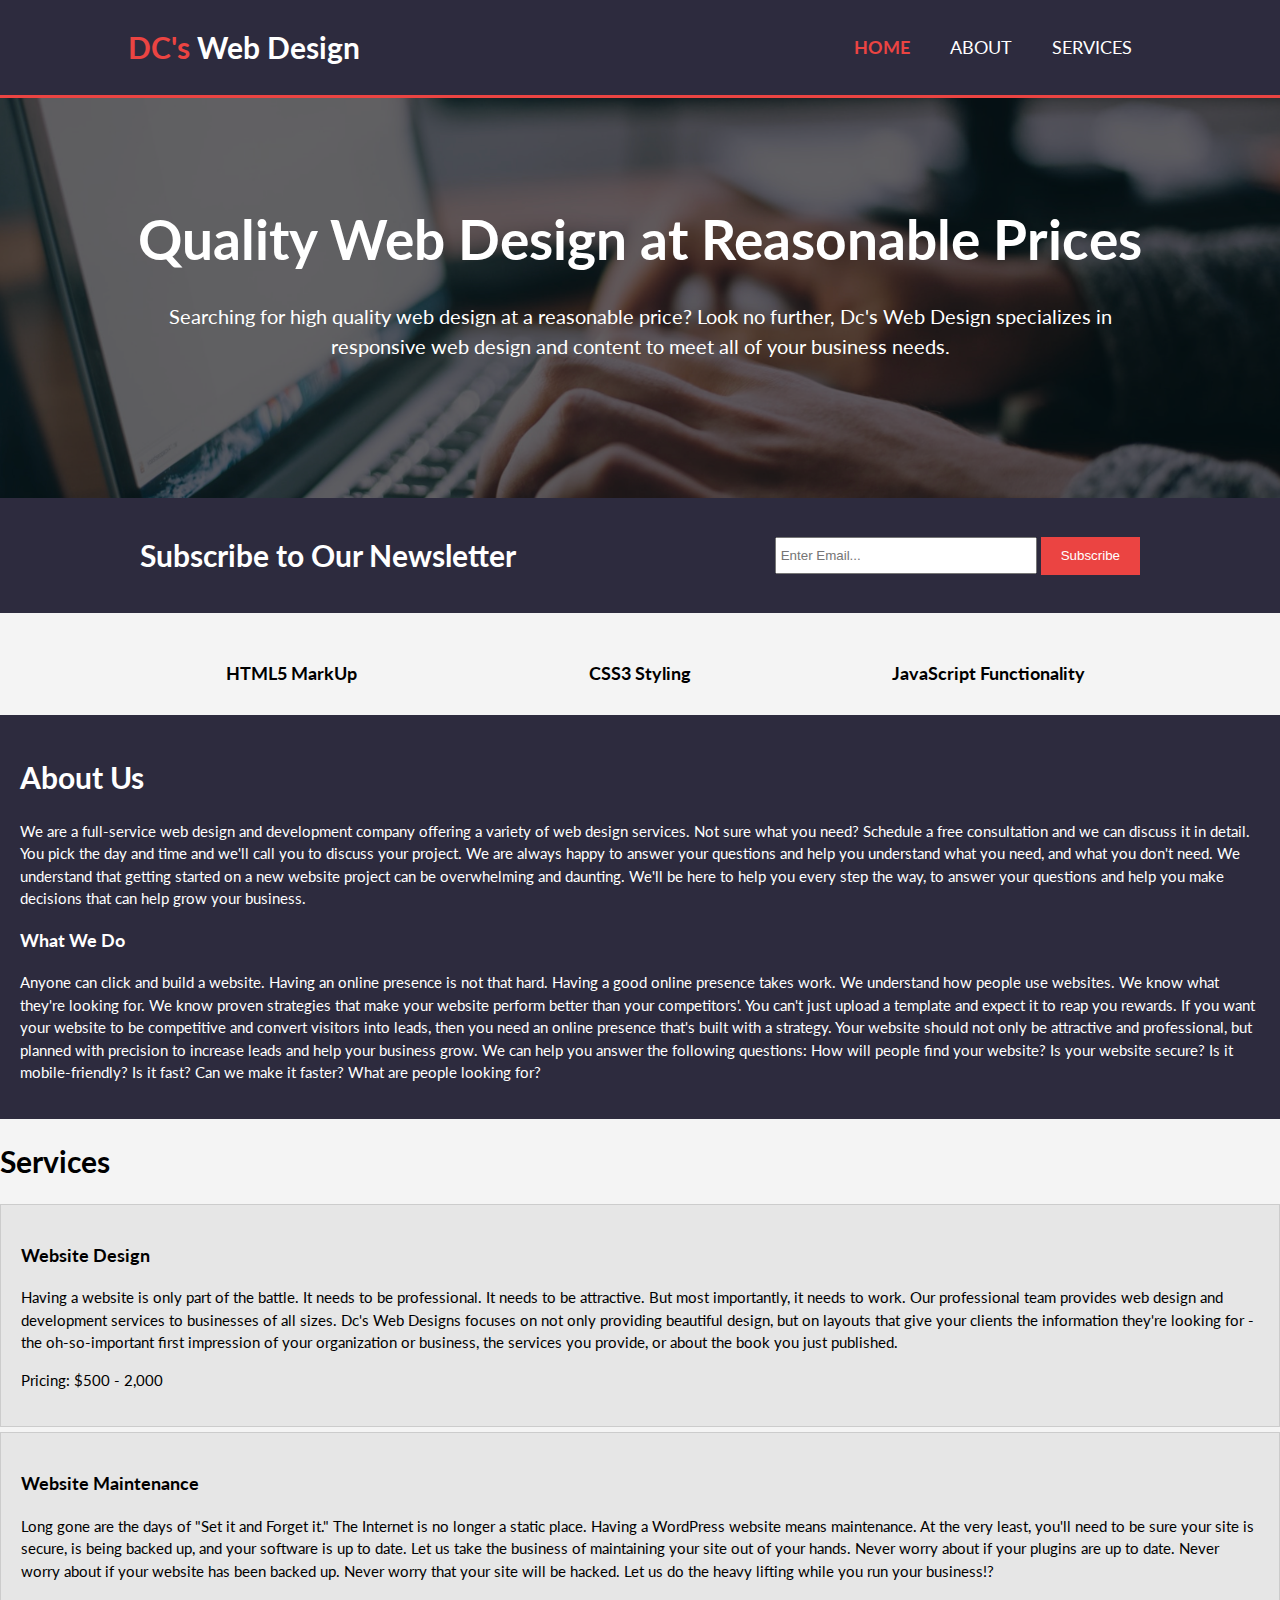
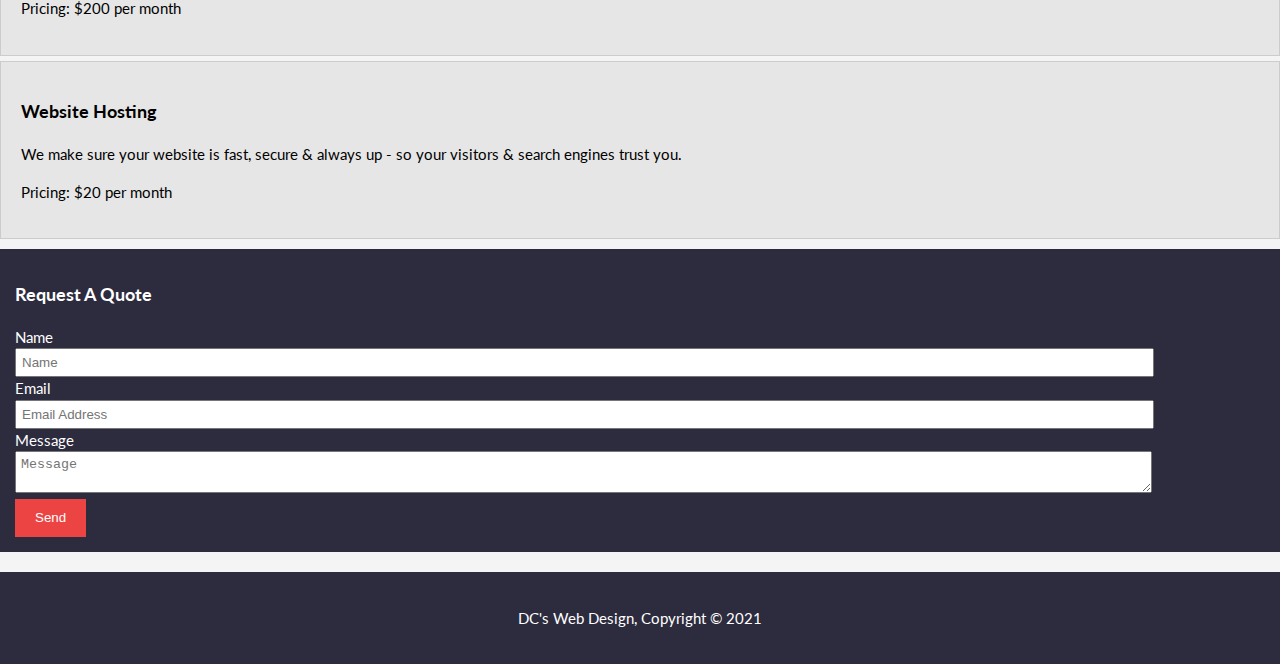
<file: Projects/FullWebpage2/index.html>
<!DOCTYPE html>
<html lang="en">
<head>
    <meta charset="UTF-8">
    <meta http-equiv="X-UA-Compatible" content="IE=edge">
    <meta name="viewport" content="width=device-width, initial-scale=1.0">
    <meta name="description" content="Quality Web Design at Reasonable Prices">
    <meta name="author" content="Deborah DC Bastien">
    <!-- Link to Font Awesome -->
    <link rel="stylesheet" href="https://use.fontawesome.com/releases/v5.15.4/css/all.css" integrity="sha384-DyZ88mC6Up2uqS4h/KRgHuoeGwBcD4Ng9SiP4dIRy0EXTlnuz47vAwmeGwVChigm" crossorigin="anonymous">
    <link rel="stylesheet" href="style.css">
    <title>DC's Web Design</title>
</head>
<body>
<header>
  <div class="container">
      <div id="branding">
          <h1><span class="highlight">DC's</span> Web Design</h1>
      </div>
      <nav>
          <ul>
              <li id="current">
                  <a href="#">Home</a>
                </li>
              <li >
                  <a href="#about">About</a>
                </li>
              <li >
                  <a href="#services">Services</a>
                </li>
          </ul>
      </nav>
  </div>
</header>


<!-- Showcase -->
<section id="showcase">
    <div class="container">
        <h1>Quality Web Design at Reasonable Prices</h1>
        <p>Searching for high quality web design at a reasonable price? Look no further, Dc's Web Design specializes in responsive web design and content to meet all of your business needs.</p>
    </div>
</section>

<!-- Newsletter -->
<section id="newsletter">
    <div class="container">
        <h1>Subscribe to Our Newsletter</h1>
        <form>
            <input type="email" placeholder="Enter Email..." title="Subscribe">
            <button class="btn-1">Subscribe</button>
        </form>
    </div>
</section>
<!-- Boxes -->
<section id="boxes">
    <div class="container">
        <div class="box">
            <i class="fab fa-html5"></i>
            <h3>HTML5 MarkUp</h3>
            <!-- <p>Lorem ipsum dolor sit amet consectetur adipisicing elit. Porro, harum!</p> -->
        </div>
        <div class="box">
            <i class="fab fa-css3-alt"></i>
            <h3>CSS3 Styling</h3>
            <!-- <p>Lorem ipsum dolor sit amet consectetur adipisicing elit. Porro, harum!</p> -->
        </div>
        <div class="box">
            <i class="fab fa-js"></i>
            <h3>JavaScript Functionality</h3>
            <!-- <p>Lorem ipsum dolor sit amet consectetur adipisicing elit. Porro, harum!</p> -->
        </div>
    </div>
</section>

<!-- About -->
<section id="about">
    <div id="container">
        <article class="main-col">
            <h1 class="page-title">About Us</h1>
            <p>We are a full-service web design and development company offering a variety of web design services. Not sure what you need? Schedule a free consultation and we can discuss it in detail. You pick the day and time and we'll call you to discuss your project. We are always happy to answer your questions and help you understand what you need, and what you don't need.

                We understand that getting started on a new website project can be overwhelming and daunting. We'll be here to help you every step the way, to answer your questions and help you make decisions that can help grow your business.</p>
            <!-- <p class="light">Lorem ipsum dolor sit amet consectetur, adipisicing elit. Saepe harum nisi iusto quasi et deserunt omnis sit non dignissimos accusantium. Quam nulla quidem quibusdam. Odio aut alias reiciendis, veniam quas architecto sed modi ipsam illo id, corrupti possimus cumque sint, provident obcaecati doloremque. Minima placeat libero est ratione excepturi sapiente!</p>
        </article> -->

        <aside class="sidebar">
          <div id="light">
              <h3>What We Do</h3>
              <p>Anyone can click and build a website. Having an online presence is not that hard. Having a good online presence takes work. We understand how people use websites. We know what they're looking for. We know proven strategies that make your website perform better than your competitors'. 

                You can't just upload a template and expect it to reap you rewards. If you want your website to be competitive and convert visitors into leads, then you need an online presence that's built with a strategy. Your website should not only be attractive and professional, but planned with precision to increase leads and help your business grow.
                
                We can help you answer the following questions:
                
                How will people find your website?
                Is your website secure?
                Is it mobile-friendly?
                Is it fast? Can we make it faster?
                What are people looking for?</p>
          </div>
        </aside>
    </div>
</section>

<!-- Services -->
<section id="services">
    <div id="container">
        <article class="main-col">
            <h1 class="page-title">Services</h1>
            <ul>
                <li>
                    <h3>Website Design</h3>
                    <p>Having a website is only part of the battle. It needs to be professional. It needs to be attractive. But most importantly, it needs to work. Our professional team provides web design and development services to businesses of all sizes.

                        Dc's Web Designs focuses on not only providing beautiful design, but on layouts that give your clients the information they're looking for - the oh-so-important first impression of your organization or business, the services you provide, or about the book you just published.</p>
                    <p>Pricing: $500 - 2,000</p>
                    </li>
                <li>
                    <h3>Website Maintenance</h3>
                    <p>Long gone are the days of "Set it and Forget it." The Internet is no longer a static place. Having a WordPress website means maintenance. At the very least, you'll need to be sure your site is secure, is being backed up, and your software is up to date.

                        Let us take the business of maintaining your site out of your hands. Never worry about if your plugins are up to date. Never worry about if your website has been backed up. Never worry that your site will be hacked.
                        
                        Let us do the heavy lifting while you run your business!?</p>
                    <p>Pricing: $200 per month</p>
                    </li>
                <li>
                    <h3>Website Hosting</h3>
                    <p>We make sure your website is fast, secure & always up -
                        so your visitors & search engines trust you. </p>
                    <p>Pricing: $20 per month</p>
                    </li>
               
                </ul>
        </article>
        <aside class="sidebar">
            <div class="dark">
                <h3>Request A Quote</h3>
                <form class="quote">
                    <div>
                        <label for="Name">Name</label>
                        <br>
                        <input type="text" placeholder="Name" id=name>
                    </div>
                    <div>
                        <label for="Email">Email</label>
                        <br>
                        <input type="email" placeholder="Email Address" id=email>
                    </div>
                    <div>
                        <label for="message">Message</label>
                        <br>
                        <textarea id="message" placeholder="Message"></textarea>
                    </div>
                    <button class="btn-1">Send</button>
                </form>
            </div>
        </aside>
    </div>
</section>
<footer>
    <p>DC's Web Design, Copyright © 2021</p>
</footer>
</body>
</html>
</file>
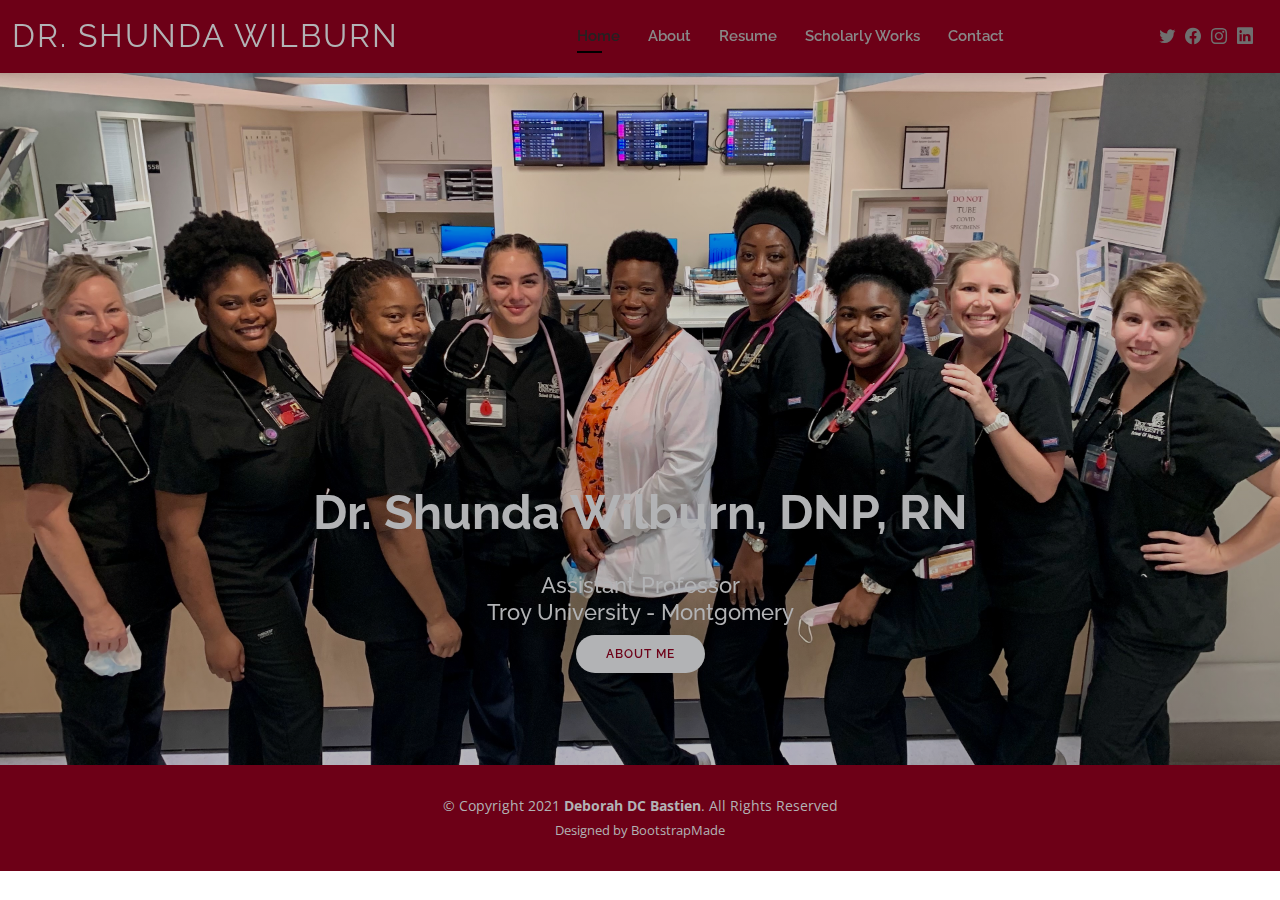
<file: Projects/WilburnSite/index.html>
<!DOCTYPE html>
<html lang="en">

<head>
  <meta charset="utf-8">
  <meta content="width=device-width, initial-scale=1.0" name="viewport">

  <title>Shunda Wilburn</title>
  <meta content="" name="description">
  <meta content="" name="keywords">

  <!-- Favicons -->
  <link href="assets/img/favicon.png" rel="icon">
  <link href="assets/img/apple-touch-icon.png" rel="apple-touch-icon">

  <!-- Google Fonts -->
  <link href="https://fonts.googleapis.com/css?family=Open+Sans:300,300i,400,400i,600,600i,700,700i|Raleway:300,300i,400,400i,500,500i,600,600i,700,700i|Poppins:300,300i,400,400i,500,500i,600,600i,700,700i" rel="stylesheet">

  <!-- Vendor CSS Files -->
  <link href="assets/vendor/aos/aos.css" rel="stylesheet">
  <link href="assets/vendor/bootstrap/css/bootstrap.min.css" rel="stylesheet">
  <link href="assets/vendor/bootstrap-icons/bootstrap-icons.css" rel="stylesheet">
  <link href="assets/vendor/boxicons/css/boxicons.min.css" rel="stylesheet">
  <link href="assets/vendor/glightbox/css/glightbox.min.css" rel="stylesheet">
  <link href="assets/vendor/swiper/swiper-bundle.min.css" rel="stylesheet">

  <!-- Template Main CSS File -->
  <link href="assets/css/style.css" rel="stylesheet">

  <!-- =======================================================
  * Template Name: Kelly - v4.6.0
  * Template URL: https://bootstrapmade.com/kelly-free-bootstrap-cv-resume-html-template/
  * Author: BootstrapMade.com
  * License: https://bootstrapmade.com/license/
  ======================================================== -->
</head>

<body>

  <!-- ======= Header ======= -->
  <header id="header" class="fixed-top">
    <div class="container-fluid d-flex justify-content-between align-items-center">

      <h1 class="logo me-auto me-lg-0"><a href="index.html">Dr. Shunda Wilburn</a></h1>
      <!-- Uncomment below if you prefer to use an image logo -->
      <!-- <a href="index.html" class="logo"><img src="assets/img/logo.png" alt="" class="img-fluid"></a>-->

      <nav id="navbar" class="navbar order-last order-lg-0">
        <ul>
          <li><a class="active" href="index.html">Home</a></li>
          <li><a href="about.html">About</a></li>
          <li><a href="resume.html">Resume</a></li>
          <!-- <li><a href="services.html">Services</a></li> -->
          <li><a href="portfolio.html">Scholarly Works</a></li> 
          <li><a href="contact.html">Contact</a></li>
        </ul>
        <i class="bi bi-list mobile-nav-toggle"></i>
      </nav><!-- .navbar -->

      <div class="header-social-links">
        <a href="#" class="twitter"><i class="bi bi-twitter"></i></a>
        <a href="#" class="facebook"><i class="bi bi-facebook"></i></a>
        <a href="#" class="instagram"><i class="bi bi-instagram"></i></a>
        <a href="#" class="linkedin"><i class="bi bi-linkedin"></i></i></a>
      </div>

    </div>

  </header><!-- End Header -->

  <!-- ======= Hero Section ======= -->
  <section id="hero" class="d-flex align-items-center">
    <div class="container d-flex flex-column align-items-center" data-aos="zoom-in" data-aos-delay="100">
      <!-- Set this to be aligned center in CSS -->
      <h1>Dr. Shunda Wilburn, DNP, RN</h1>
      <h2><Center>Assistant Professor <br> Troy University - Montgomery 
      </h2>
      <a href="about.html" class="btn-about">About Me</a>
    </div>
  </section><!-- End Hero -->

  <!-- ======= Footer ======= -->
  <footer id="footer">
    <div class="container">
      <div class="copyright">
        &copy; Copyright 2021 <strong><span>Deborah DC Bastien</span></strong>. All Rights Reserved
      </div>
      <div class="credits">
        <!-- All the links in the footer should remain intact. -->
        <!-- You can delete the links only if you purchased the pro version. -->
        <!-- Licensing information: https://bootstrapmade.com/license/ -->
        <!-- Purchase the pro version with working PHP/AJAX contact form: https://bootstrapmade.com/kelly-free-bootstrap-cv-resume-html-template/ -->
        Designed by <a href="https://bootstrapmade.com/">BootstrapMade</a>
      </div>
    </div>
  </footer><!-- End  Footer -->

  <div id="preloader"></div>
  <a href="#" class="back-to-top d-flex align-items-center justify-content-center"><i class="bi bi-arrow-up-short"></i></a>

  <!-- Vendor JS Files -->
  <script src="assets/vendor/aos/aos.js"></script>
  <script src="assets/vendor/bootstrap/js/bootstrap.bundle.min.js"></script>
  <script src="assets/vendor/glightbox/js/glightbox.min.js"></script>
  <script src="assets/vendor/isotope-layout/isotope.pkgd.min.js"></script>
  <script src="assets/vendor/php-email-form/validate.js"></script>
  <script src="assets/vendor/purecounter/purecounter.js"></script>
  <script src="assets/vendor/swiper/swiper-bundle.min.js"></script>
  <script src="assets/vendor/waypoints/noframework.waypoints.js"></script>

  <!-- Template Main JS File -->
  <script src="assets/js/main.js"></script>

</body>

</html>
</file>
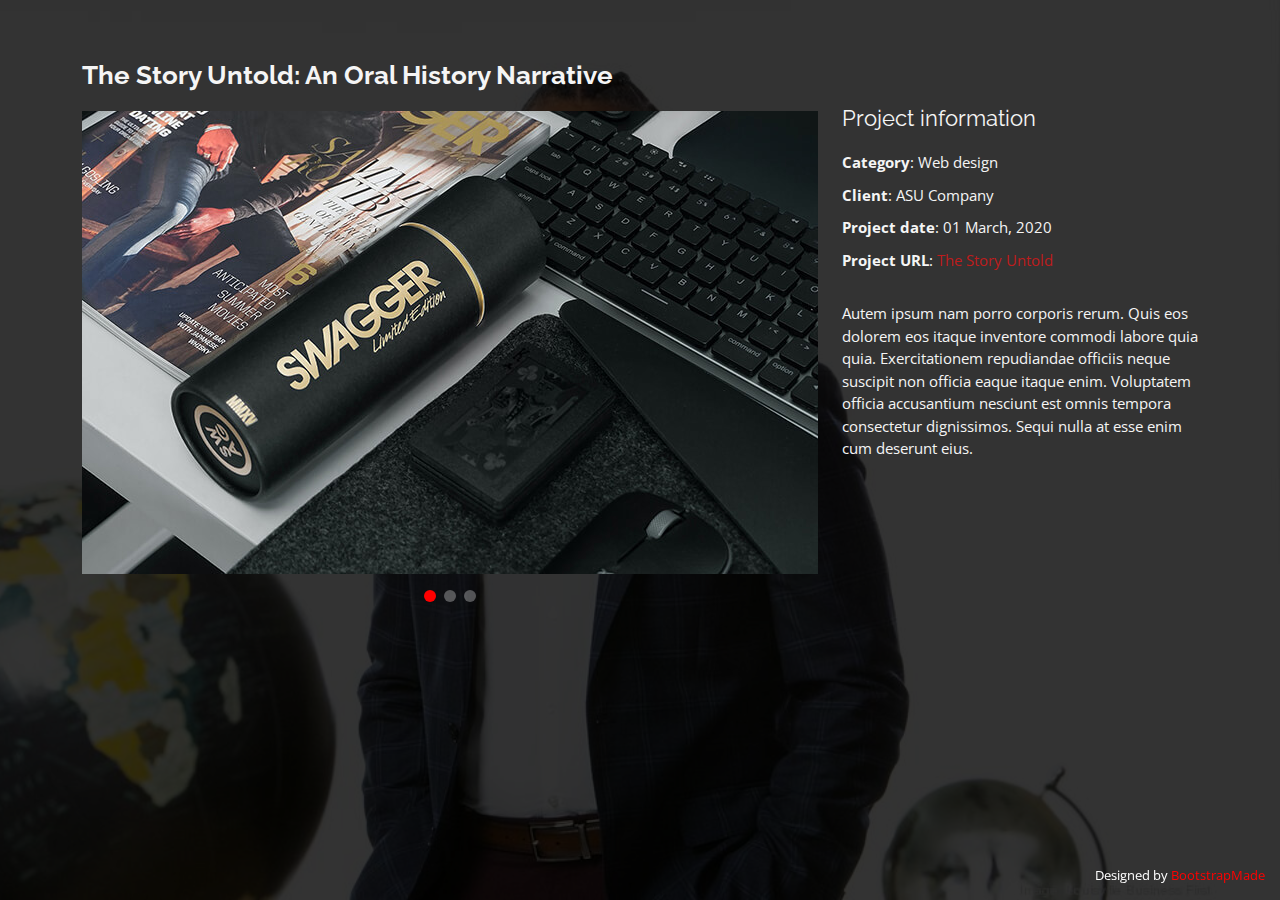
<file: Projects/Personal2/portfolio-details.html>
<!DOCTYPE html>
<html lang="en">

<head>
  <meta charset="utf-8">
  <meta content="width=device-width, initial-scale=1.0" name="viewport">

  <title>Portfolio Details - Personal Bootstrap Template</title>
  <meta content="" name="description">
  <meta content="" name="keywords">

  <!-- Favicons -->
  <link href="assets/img/favicon.png" rel="icon">
  <link href="assets/img/apple-touch-icon.png" rel="apple-touch-icon">

  <!-- Google Fonts -->
  <link href="https://fonts.googleapis.com/css?family=Open+Sans:300,300i,400,400i,600,600i,700,700i|Raleway:300,300i,400,400i,500,500i,600,600i,700,700i|Poppins:300,300i,400,400i,500,500i,600,600i,700,700i" rel="stylesheet">

  <!-- Vendor CSS Files -->
  <link href="assets/vendor/bootstrap/css/bootstrap.min.css" rel="stylesheet">
  <link href="assets/vendor/bootstrap-icons/bootstrap-icons.css" rel="stylesheet">
  <link href="assets/vendor/boxicons/css/boxicons.min.css" rel="stylesheet">
  <link href="assets/vendor/glightbox/css/glightbox.min.css" rel="stylesheet">
  <link href="assets/vendor/remixicon/remixicon.css" rel="stylesheet">
  <link href="assets/vendor/swiper/swiper-bundle.min.css" rel="stylesheet">

  <!-- Template Main CSS File -->
  <link href="assets/css/style.css" rel="stylesheet">

  <!-- =======================================================
  * Template Name: Personal - v4.6.0
  * Template URL: https://bootstrapmade.com/personal-free-resume-bootstrap-template/
  * Author: BootstrapMade.com
  * License: https://bootstrapmade.com/license/
  ======================================================== -->
</head>

<body>

  <main id="main">

    <!-- ======= Portfolio Details ======= -->
    <div id="portfolio-details" class="portfolio-details">
      <div class="container">

        <div class="row">

          <div class="col-lg-8">
            <h2 class="portfolio-title">The Story Untold: An Oral History Narrative</h2>

            <div class="portfolio-details-slider swiper">
              <div class="swiper-wrapper align-items-center">

                <div class="swiper-slide">
                  <img src="assets/img/portfolio/portfolio-details-1.jpg" alt="">
                </div>

                <div class="swiper-slide">
                  <img src="assets/img/portfolio/portfolio-details-2.jpg" alt="">
                </div>

                <div class="swiper-slide">
                  <img src="assets/img/portfolio/portfolio-details-3.jpg" alt="">
                </div>

              </div>
              <div class="swiper-pagination"></div>
            </div>

          </div>

          <div class="col-lg-4 portfolio-info">
            <h3>Project information</h3>
            <ul>
              <li><strong>Category</strong>: Web design</li>
              <li><strong>Client</strong>: ASU Company</li>
              <li><strong>Project date</strong>: 01 March, 2020</li>
              <li><strong>Project URL</strong>: <a href="https://vimeo.com/199201511">The Story Untold</a></li>
            </ul>

            <p>
              Autem ipsum nam porro corporis rerum. Quis eos dolorem eos itaque inventore commodi labore quia quia. Exercitationem repudiandae officiis neque suscipit non officia eaque itaque enim. Voluptatem officia accusantium nesciunt est omnis tempora consectetur dignissimos. Sequi nulla at esse enim cum deserunt eius.
            </p>
          </div>

        </div>

      </div>
    </div><!-- End Portfolio Details -->

  </main><!-- End #main -->

  <div class="credits">
    <!-- All the links in the footer should remain intact. -->
    <!-- You can delete the links only if you purchased the pro version. -->
    <!-- Licensing information: https://bootstrapmade.com/license/ -->
    <!-- Purchase the pro version with working PHP/AJAX contact form: https://bootstrapmade.com/personal-free-resume-bootstrap-template/ -->
    Designed by <a href="https://bootstrapmade.com/">BootstrapMade</a>
  </div>

  <!-- Vendor JS Files -->
  <script src="assets/vendor/bootstrap/js/bootstrap.bundle.min.js"></script>
  <script src="assets/vendor/glightbox/js/glightbox.min.js"></script>
  <script src="assets/vendor/isotope-layout/isotope.pkgd.min.js"></script>
  <script src="assets/vendor/php-email-form/validate.js"></script>
  <script src="assets/vendor/purecounter/purecounter.js"></script>
  <script src="assets/vendor/swiper/swiper-bundle.min.js"></script>
  <script src="assets/vendor/waypoints/noframework.waypoints.js"></script>

  <!-- Template Main JS File -->
  <script src="assets/js/main.js"></script>

</body>

</html>
</file>
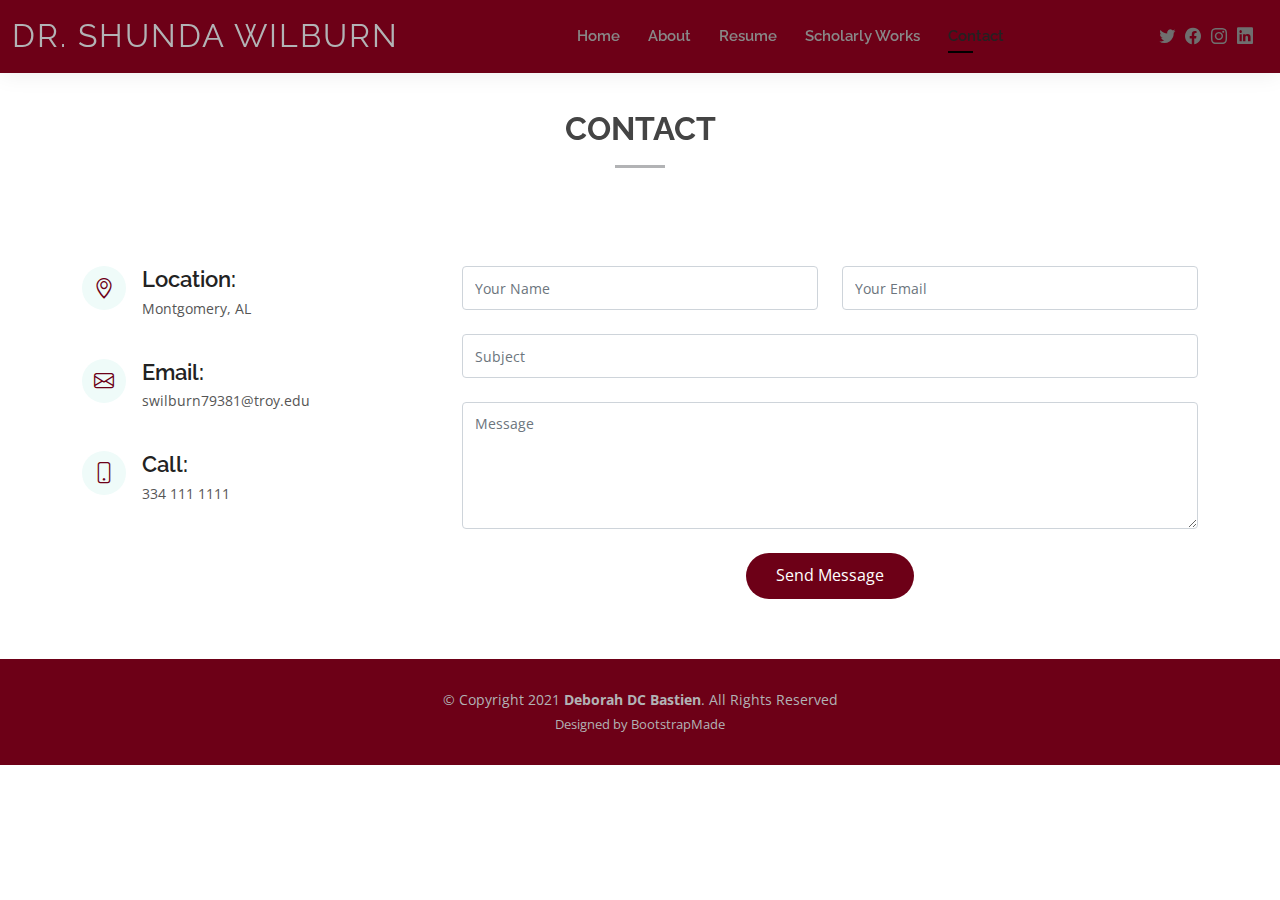
<file: Projects/WilburnSite/contact.html>
<!DOCTYPE html>
<html lang="en">

<head>
  <meta charset="utf-8">
  <meta content="width=device-width, initial-scale=1.0" name="viewport">

  <title>Contact - Dr. Wilburn</title>
  <meta content="" name="description">
  <meta content="" name="keywords">

  <!-- Favicons -->
  <link href="assets/img/favicon.png" rel="icon">
  <link href="assets/img/apple-touch-icon.png" rel="apple-touch-icon">

  <!-- Google Fonts -->
  <link href="https://fonts.googleapis.com/css?family=Open+Sans:300,300i,400,400i,600,600i,700,700i|Raleway:300,300i,400,400i,500,500i,600,600i,700,700i|Poppins:300,300i,400,400i,500,500i,600,600i,700,700i" rel="stylesheet">

  <!-- Vendor CSS Files -->
  <link href="assets/vendor/aos/aos.css" rel="stylesheet">
  <link href="assets/vendor/bootstrap/css/bootstrap.min.css" rel="stylesheet">
  <link href="assets/vendor/bootstrap-icons/bootstrap-icons.css" rel="stylesheet">
  <link href="assets/vendor/boxicons/css/boxicons.min.css" rel="stylesheet">
  <link href="assets/vendor/glightbox/css/glightbox.min.css" rel="stylesheet">
  <link href="assets/vendor/swiper/swiper-bundle.min.css" rel="stylesheet">

  <!-- Template Main CSS File -->
  <link href="assets/css/style.css" rel="stylesheet">

  <!-- =======================================================
  * Template Name: Kelly - v4.6.0
  * Template URL: https://bootstrapmade.com/kelly-free-bootstrap-cv-resume-html-template/
  * Author: BootstrapMade.com
  * License: https://bootstrapmade.com/license/
  ======================================================== -->
</head>

<body>

  <!-- ======= Header ======= -->
  <header id="header" class="fixed-top">
    <div class="container-fluid d-flex justify-content-between align-items-center">

      <h1 class="logo me-auto me-lg-0"><a href="index.html">Dr. Shunda Wilburn</a></h1>
      <!-- Uncomment below if you prefer to use an image logo -->
      <!-- <a href="index.html" class="logo"><img src="assets/img/logo.png" alt="" class="img-fluid"></a>-->

      <nav id="navbar" class="navbar order-last order-lg-0">
        <ul>
          <li><a href="index.html">Home</a></li>
          <li><a href="about.html">About</a></li>
          <li><a href="resume.html">Resume</a></li>
          <!-- <li><a href="services.html">Services</a></li> -->
          <li><a href="portfolio.html">Scholarly Works</a></li> 
          <li><a class="active" href="contact.html">Contact</a></li>
        </ul>
        <i class="bi bi-list mobile-nav-toggle"></i>
      </nav><!-- .navbar -->

      <div class="header-social-links">
        <a href="#" class="twitter"><i class="bi bi-twitter"></i></a>
        <a href="#" class="facebook"><i class="bi bi-facebook"></i></a>
        <a href="#" class="instagram"><i class="bi bi-instagram"></i></a>
        <a href="#" class="linkedin"><i class="bi bi-linkedin"></i></i></a>
      </div>

    </div>

  </header><!-- End Header -->

  <main id="main">

    <!-- ======= Contact Section ======= -->
    <section id="contact" class="contact">
      <div class="container" data-aos="fade-up">

        <div class="section-title">
          <h2>Contact</h2>
          <!-- <p>Magnam dolores commodi suscipit. Necessitatibus eius consequatur ex aliquid fuga eum quidem. Sit sint consectetur velit. Quisquam quos quisquam cupiditate. Et nemo qui impedit suscipit alias ea. Quia fugiat sit in iste officiis commodi quidem hic quas.</p> -->
        </div>

        <!-- <div>
          <iframe style="border:0; width: 100%; height: 270px;" src="https://www.google.com/maps/embed?pb=!1m14!1m8!1m3!1d12097.433213460943!2d-74.0062269!3d40.7101282!3m2!1i1024!2i768!4f13.1!3m3!1m2!1s0x0%3A0xb89d1fe6bc499443!2sDowntown+Conference+Center!5e0!3m2!1smk!2sbg!4v1539943755621" frameborder="0" allowfullscreen></iframe>
        </div> -->

        <div class="row mt-5">

          <div class="col-lg-4">
            <div class="info">
              <div class="address">
                <i class="bi bi-geo-alt"></i>
                <h4>Location:</h4>
                <p>Montgomery, AL</p>
              </div>

              <div class="email">
                <i class="bi bi-envelope"></i>
                <h4>Email:</h4>
                <p>swilburn79381@troy.edu</p>
              </div>

              <div class="phone">
                <i class="bi bi-phone"></i>
                <h4>Call:</h4>
                <p>334 111 1111</p>
              </div>

            </div>

          </div>

          <div class="col-lg-8 mt-5 mt-lg-0">

            <form action="forms/contact.php" method="post" role="form" class="php-email-form">
              <div class="row">
                <div class="col-md-6 form-group">
                  <input type="text" name="name" class="form-control" id="name" placeholder="Your Name" required>
                </div>
                <div class="col-md-6 form-group mt-3 mt-md-0">
                  <input type="email" class="form-control" name="email" id="email" placeholder="Your Email" required>
                </div>
              </div>
              <div class="form-group mt-3">
                <input type="text" class="form-control" name="subject" id="subject" placeholder="Subject" required>
              </div>
              <div class="form-group mt-3">
                <textarea class="form-control" name="message" rows="5" placeholder="Message" required></textarea>
              </div>
              <div class="my-3">
                <div class="loading">Loading</div>
                <div class="error-message"></div>
                <div class="sent-message">Your message has been sent. Thank you!</div>
              </div>
              <div class="text-center"><button type="submit">Send Message</button></div>
            </form>

          </div>

        </div>

      </div>
    </section><!-- End Contact Section -->

  </main><!-- End #main -->

  <!-- ======= Footer ======= -->
  <footer id="footer">
    <div class="container">
      <div class="copyright">
        &copy; Copyright 2021 <strong><span>Deborah DC Bastien</span></strong>. All Rights Reserved
      </div>
      <div class="credits">
        <!-- All the links in the footer should remain intact. -->
        <!-- You can delete the links only if you purchased the pro version. -->
        <!-- Licensing information: https://bootstrapmade.com/license/ -->
        <!-- Purchase the pro version with working PHP/AJAX contact form: https://bootstrapmade.com/kelly-free-bootstrap-cv-resume-html-template/ -->
        Designed by <a href="https://bootstrapmade.com/">BootstrapMade</a>
      </div>
    </div>
  </footer><!-- End  Footer -->

  <div id="preloader"></div>
  <a href="#" class="back-to-top d-flex align-items-center justify-content-center"><i class="bi bi-arrow-up-short"></i></a>

  <!-- Vendor JS Files -->
  <script src="assets/vendor/aos/aos.js"></script>
  <script src="assets/vendor/bootstrap/js/bootstrap.bundle.min.js"></script>
  <script src="assets/vendor/glightbox/js/glightbox.min.js"></script>
  <script src="assets/vendor/isotope-layout/isotope.pkgd.min.js"></script>
  <script src="assets/vendor/php-email-form/validate.js"></script>
  <script src="assets/vendor/purecounter/purecounter.js"></script>
  <script src="assets/vendor/swiper/swiper-bundle.min.js"></script>
  <script src="assets/vendor/waypoints/noframework.waypoints.js"></script>

  <!-- Template Main JS File -->
  <script src="assets/js/main.js"></script>

</body>

</html>
</file>
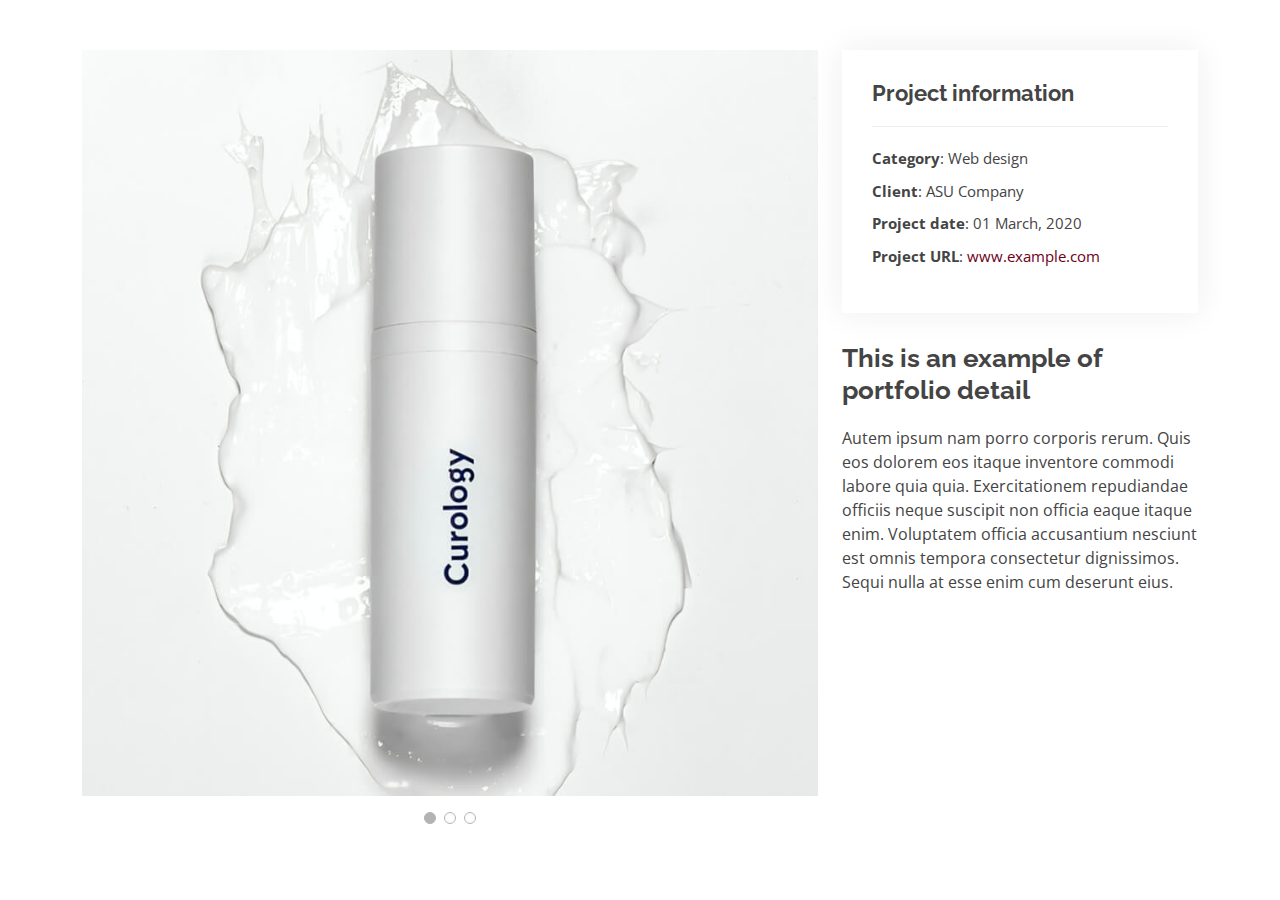
<file: Projects/WilburnSite/portfolio-details.html>
<!DOCTYPE html>
<html lang="en">

<head>
  <meta charset="utf-8">
  <meta content="width=device-width, initial-scale=1.0" name="viewport">

  <title>Portfolio Details - Kelly Bootstrap Template</title>
  <meta content="" name="description">
  <meta content="" name="keywords">

  <!-- Favicons -->
  <link href="assets/img/favicon.png" rel="icon">
  <link href="assets/img/apple-touch-icon.png" rel="apple-touch-icon">

  <!-- Google Fonts -->
  <link href="https://fonts.googleapis.com/css?family=Open+Sans:300,300i,400,400i,600,600i,700,700i|Raleway:300,300i,400,400i,500,500i,600,600i,700,700i|Poppins:300,300i,400,400i,500,500i,600,600i,700,700i" rel="stylesheet">

  <!-- Vendor CSS Files -->
  <link href="assets/vendor/aos/aos.css" rel="stylesheet">
  <link href="assets/vendor/bootstrap/css/bootstrap.min.css" rel="stylesheet">
  <link href="assets/vendor/bootstrap-icons/bootstrap-icons.css" rel="stylesheet">
  <link href="assets/vendor/boxicons/css/boxicons.min.css" rel="stylesheet">
  <link href="assets/vendor/glightbox/css/glightbox.min.css" rel="stylesheet">
  <link href="assets/vendor/swiper/swiper-bundle.min.css" rel="stylesheet">

  <!-- Template Main CSS File -->
  <link href="assets/css/style.css" rel="stylesheet">

  <!-- =======================================================
  * Template Name: Kelly - v4.6.0
  * Template URL: https://bootstrapmade.com/kelly-free-bootstrap-cv-resume-html-template/
  * Author: BootstrapMade.com
  * License: https://bootstrapmade.com/license/
  ======================================================== -->
</head>

<body>

  <main id="main">

    <!-- ======= Portfolio Details Section ======= -->
    <section id="portfolio-details" class="portfolio-details">
      <div class="container">

        <div class="row gy-4">

          <div class="col-lg-8">
            <div class="portfolio-details-slider swiper">
              <div class="swiper-wrapper align-items-center">

                <div class="swiper-slide">
                  <img src="assets/img/portfolio/portfolio-1.jpg" alt="">
                </div>

                <div class="swiper-slide">
                  <img src="assets/img/portfolio/portfolio-2.jpg" alt="">
                </div>

                <div class="swiper-slide">
                  <img src="assets/img/portfolio/portfolio-3.jpg" alt="">
                </div>

              </div>
              <div class="swiper-pagination"></div>
            </div>
          </div>

          <div class="col-lg-4">
            <div class="portfolio-info">
              <h3>Project information</h3>
              <ul>
                <li><strong>Category</strong>: Web design</li>
                <li><strong>Client</strong>: ASU Company</li>
                <li><strong>Project date</strong>: 01 March, 2020</li>
                <li><strong>Project URL</strong>: <a href="#">www.example.com</a></li>
              </ul>
            </div>
            <div class="portfolio-description">
              <h2>This is an example of portfolio detail</h2>
              <p>
                Autem ipsum nam porro corporis rerum. Quis eos dolorem eos itaque inventore commodi labore quia quia. Exercitationem repudiandae officiis neque suscipit non officia eaque itaque enim. Voluptatem officia accusantium nesciunt est omnis tempora consectetur dignissimos. Sequi nulla at esse enim cum deserunt eius.
              </p>
            </div>
          </div>

        </div>

      </div>
    </section><!-- End Portfolio Details Section -->

  </main><!-- End #main -->

  <div id="preloader"></div>
  <a href="#" class="back-to-top d-flex align-items-center justify-content-center"><i class="bi bi-arrow-up-short"></i></a>

  <!-- Vendor JS Files -->
  <script src="assets/vendor/aos/aos.js"></script>
  <script src="assets/vendor/bootstrap/js/bootstrap.bundle.min.js"></script>
  <script src="assets/vendor/glightbox/js/glightbox.min.js"></script>
  <script src="assets/vendor/isotope-layout/isotope.pkgd.min.js"></script>
  <script src="assets/vendor/php-email-form/validate.js"></script>
  <script src="assets/vendor/purecounter/purecounter.js"></script>
  <script src="assets/vendor/swiper/swiper-bundle.min.js"></script>
  <script src="assets/vendor/waypoints/noframework.waypoints.js"></script>

  <!-- Template Main JS File -->
  <script src="assets/js/main.js"></script>

</body>

</html>
</file>
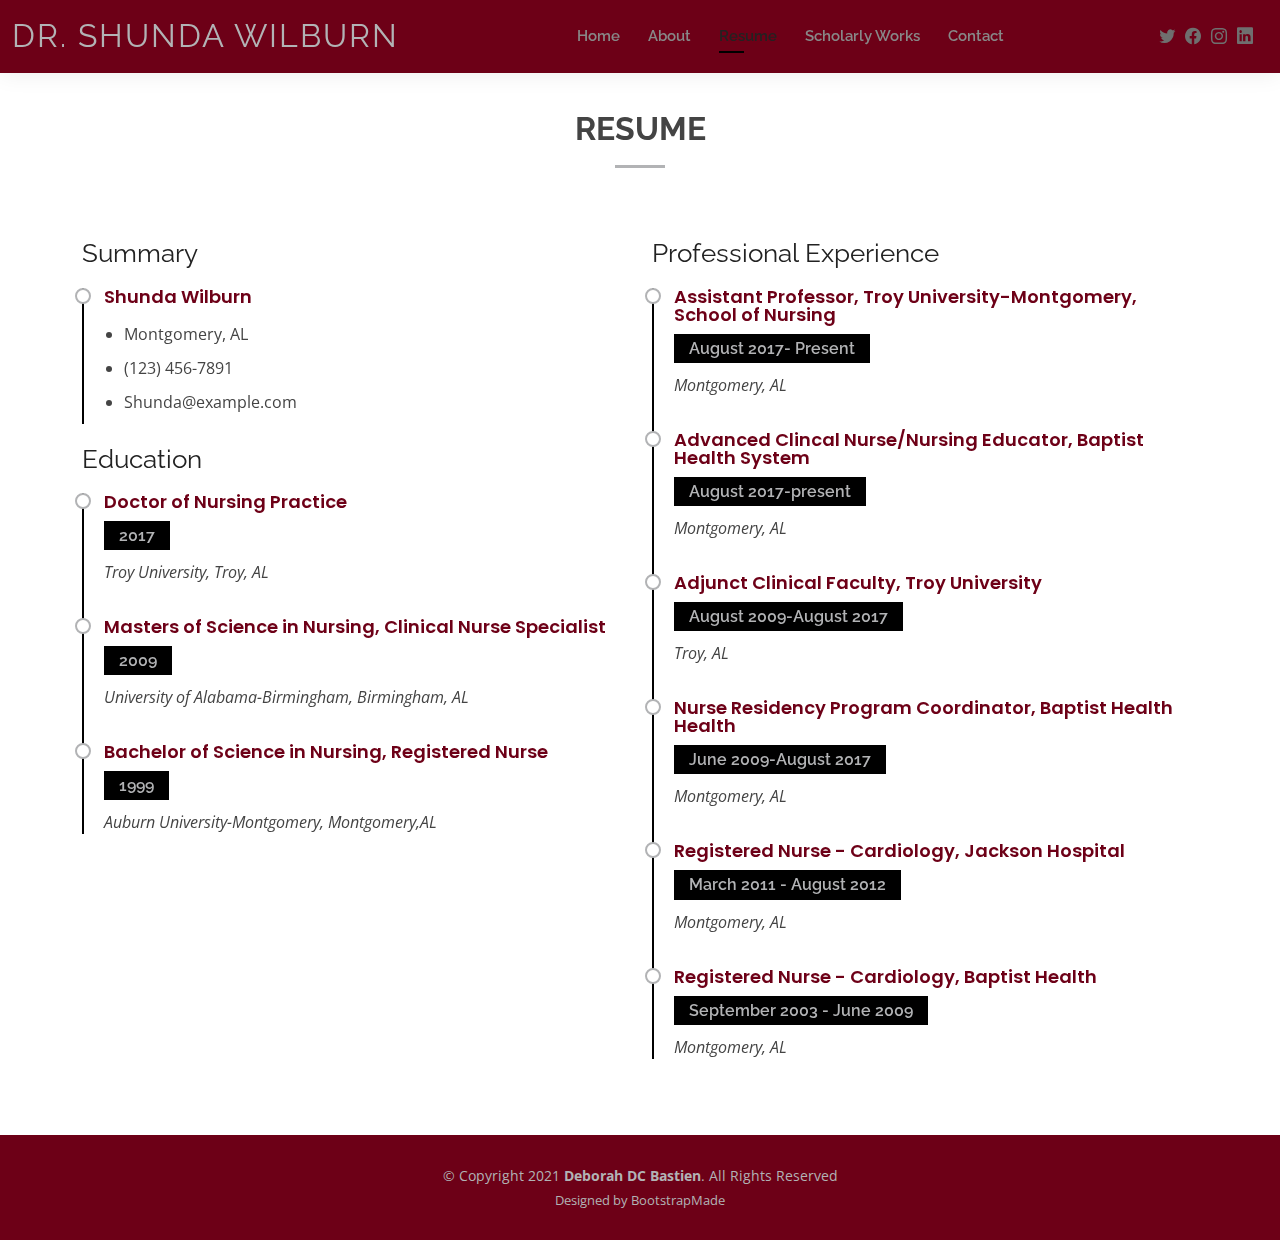
<file: Projects/WilburnSite/resume.html>
<!DOCTYPE html>
<html lang="en">

<head>
  <meta charset="utf-8">
  <meta content="width=device-width, initial-scale=1.0" name="viewport">

  <title>Dr. Shunda Wilburn</title>
  <meta content="" name="description">
  <meta content="" name="keywords">

  <!-- Favicons -->
  <link href="assets/img/favicon.png" rel="icon">
  <link href="assets/img/apple-touch-icon.png" rel="apple-touch-icon">

  <!-- Google Fonts -->
  <link href="https://fonts.googleapis.com/css?family=Open+Sans:300,300i,400,400i,600,600i,700,700i|Raleway:300,300i,400,400i,500,500i,600,600i,700,700i|Poppins:300,300i,400,400i,500,500i,600,600i,700,700i" rel="stylesheet">

  <!-- Vendor CSS Files -->
  <link href="assets/vendor/aos/aos.css" rel="stylesheet">
  <link href="assets/vendor/bootstrap/css/bootstrap.min.css" rel="stylesheet">
  <link href="assets/vendor/bootstrap-icons/bootstrap-icons.css" rel="stylesheet">
  <link href="assets/vendor/boxicons/css/boxicons.min.css" rel="stylesheet">
  <link href="assets/vendor/glightbox/css/glightbox.min.css" rel="stylesheet">
  <link href="assets/vendor/swiper/swiper-bundle.min.css" rel="stylesheet">

  <!-- Template Main CSS File -->
  <link href="assets/css/style.css" rel="stylesheet">

  <!-- =======================================================
  * Template Name: Kelly - v4.6.0
  * Template URL: https://bootstrapmade.com/kelly-free-bootstrap-cv-resume-html-template/
  * Author: BootstrapMade.com
  * License: https://bootstrapmade.com/license/
  ======================================================== -->
</head>

<body>

  <!-- ======= Header ======= -->
  <header id="header" class="fixed-top">
    <div class="container-fluid d-flex justify-content-between align-items-center">

      <h1 class="logo me-auto me-lg-0"><a href="index.html">Dr. Shunda Wilburn</a></h1>
      <!-- Uncomment below if you prefer to use an image logo -->
      <!-- <a href="index.html" class="logo"><img src="assets/img/logo.png" alt="" class="img-fluid"></a> -->

      <nav id="navbar" class="navbar order-last order-lg-0">
        <ul>
          <li><a href="index.html">Home</a></li>
          <li><a href="about.html">About</a></li>
          <li><a class="active" href="resume.html">Resume</a></li>
          <!-- <li><a href="services.html">Services</a></li> -->
          <li><a href="portfolio.html">Scholarly Works</a></li>
          <li><a href="contact.html">Contact</a></li>
        </ul>
        <i class="bi bi-list mobile-nav-toggle"></i>
      </nav><!-- .navbar -->

      <div class="header-social-links">
        <a href="#" class="twitter"><i class="bi bi-twitter"></i></a>
        <a href="#" class="facebook"><i class="bi bi-facebook"></i></a>
        <a href="#" class="instagram"><i class="bi bi-instagram"></i></a>
        <a href="#" class="linkedin"><i class="bi bi-linkedin"></i></i></a>
      </div>

    </div>

  </header><!-- End Header -->

  <main id="main">

    <!-- ======= Resume Section ======= -->
    <section id="resume" class="resume">
      <div class="container" data-aos="fade-up">

        <div class="section-title">
          <h2>Resume</h2>
          <!-- <p>Magnam dolores commodi suscipit. Necessitatibus eius consequatur ex aliquid fuga eum quidem. Sit sint consectetur velit. Quisquam quos quisquam cupiditate. Et nemo qui impedit suscipit alias ea. Quia fugiat sit in iste officiis commodi quidem hic quas.</p> -->
        </div>

        <div class="row">
          <div class="col-lg-6">
            <h3 class="resume-title">Summary</h3>
            <div class="resume-item pb-0">
              <h4>Shunda Wilburn</h4>
              <!-- <p><em>Lorem ipsum dolor sit amet, consectetur adipisicing elit. Architecto quibusdam voluptates ipsum suscipit. Corrupti vel necessitatibus nostrum laboriosam nobis tempora nemo sit, sequi soluta mollitia dolorem ullam quibusdam quidem nam est delectus odio? Numquam velit odio incidunt temporibus repellat laborum!
              </em></p> -->
              <p>
              <ul>
                <li>Montgomery, AL</li>
                <li>(123) 456-7891</li>
                <li>Shunda@example.com</li>
              </ul>
              </p>
            </div>

            <h3 class="resume-title">Education</h3>
            <div class="resume-item">
              <h4>Doctor of Nursing Practice 
                </h4>
              <h5>2017</h5>
              <p><em>Troy University, Troy, AL</em></p>
              <!-- <p>Qui deserunt veniam. Et sed aliquam labore tempore sed quisquam iusto autem sit. Ea vero voluptatum qui ut dignissimos deleniti nerada porti sand markend</p> -->
            </div>
            <div class="resume-item">
              <h4>Masters of Science in Nursing, Clinical Nurse Specialist </h4>
              <h5>2009</h5>
              <p><em>University of Alabama-Birmingham, Birmingham, AL</em></p>
              <!-- <p>Quia nobis sequi est occaecati aut. Repudiandae et iusto quae reiciendis et quis Eius vel ratione eius unde vitae rerum voluptates asperiores voluptatem Earum molestiae consequatur neque etlon sader mart dila</p> -->
            </div>
            <div class="resume-item">
              <h4>Bachelor of Science in Nursing, Registered Nurse </h4>
              <h5>1999</h5>
              <p><em>Auburn University-Montgomery, Montgomery,AL</em></p>
              <!-- <p>Quia nobis sequi est occaecati aut. Repudiandae et iusto quae reiciendis et quis Eius vel ratione eius unde vitae rerum voluptates asperiores voluptatem Earum molestiae consequatur neque etlon sader mart dila</p> -->
            </div>
          </div>
          <div class="col-lg-6">
            <h3 class="resume-title">Professional Experience</h3>
            <div class="resume-item">
              <h4>Assistant Professor, Troy University-Montgomery, School of Nursing</h4>
              <h5>August 2017- Present</h5>
              <p><em> Montgomery, AL </em></p>
              <p>
              <ul>
                <!-- <li>Lead in the design, development, and implementation of the graphic, layout, and production communication materials</li>
                <li>Delegate tasks to the 7 members of the design team and provide counsel on all aspects of the project. </li>
                <li>Supervise the assessment of all graphic materials in order to ensure quality and accuracy of the design</li>
                <li>Oversee the efficient use of production project budgets ranging from $2,000 - $25,000</li> -->
              </ul>
              </p>
            </div>
            <div class="resume-item">
              <h4>Advanced Clincal Nurse/Nursing Educator, Baptist Health System</h4>
              <h5>August 2017-present</h5>
              <p><em>Montgomery, AL</em></p>
              <p>
              <!-- <ul>
                <li>Developed numerous marketing programs (logos, brochures,infographics, presentations, and advertisements).</li>
                <li>Managed up to 5 projects or tasks at a given time while under pressure</li>
                <li>Recommended and consulted with clients on the most appropriate graphic design</li>
                <li>Created 4+ design presentations and proposals a month for clients and account managers</li> -->
              </ul>
              </p>
            </div>
            <div class="resume-item">
              <h4>Adjunct Clinical Faculty, Troy University</h4>
              <h5>August 2009-August 2017</h5>
              <p><em>Troy, AL</em></p>
              <p>
              <!-- <ul>
                <li>Developed numerous marketing programs (logos, brochures,infographics, presentations, and advertisements).</li>
                <li>Managed up to 5 projects or tasks at a given time while under pressure</li>
                <li>Recommended and consulted with clients on the most appropriate graphic design</li>
                <li>Created 4+ design presentations and proposals a month for clients and account managers</li> -->
              </ul>
              </p>
            </div>
            <div class="resume-item">
              <h4>Nurse Residency Program Coordinator, Baptist Health Health</h4>
              <h5>June 2009-August 2017</h5>
              <p><em>Montgomery, AL</em></p>
              <p>
              <!-- <ul>
                <li>Developed numerous marketing programs (logos, brochures,infographics, presentations, and advertisements).</li>
                <li>Managed up to 5 projects or tasks at a given time while under pressure</li>
                <li>Recommended and consulted with clients on the most appropriate graphic design</li>
                <li>Created 4+ design presentations and proposals a month for clients and account managers</li> -->
              </ul>
              </p>
            </div>
            <div class="resume-item">
              <h4>Registered Nurse - Cardiology, Jackson Hospital</h4>
              <h5>March 2011 - August 2012</h5>
              <p><em>Montgomery, AL </em></p>
              <p>
              <!-- <ul>
                <li>Developed numerous marketing programs (logos, brochures,infographics, presentations, and advertisements).</li>
                <li>Managed up to 5 projects or tasks at a given time while under pressure</li>
                <li>Recommended and consulted with clients on the most appropriate graphic design</li>
                <li>Created 4+ design presentations and proposals a month for clients and account managers</li> -->
              </ul>
              </p>
            </div>
            <div class="resume-item">
              <h4>Registered Nurse - Cardiology, Baptist Health</h4>
              <h5>September 2003 - June 2009</h5>
              <p><em>Montgomery, AL</em></p>
              <p>
              <!-- <ul>
                <li>Developed numerous marketing programs (logos, brochures,infographics, presentations, and advertisements).</li>
                <li>Managed up to 5 projects or tasks at a given time while under pressure</li>
                <li>Recommended and consulted with clients on the most appropriate graphic design</li>
                <li>Created 4+ design presentations and proposals a month for clients and account managers</li> -->
              </ul>
              </p>
            </div>
          </div>
        </div>

      </div>
    </section><!-- End Resume Section -->

  </main><!-- End #main -->

  <!-- ======= Footer ======= -->
  <footer id="footer">
    <div class="container">
      <div class="copyright">
        &copy; Copyright 2021 <strong><span>Deborah DC Bastien</span></strong>. All Rights Reserved
      </div>
      <div class="credits">
        <!-- All the links in the footer should remain intact. -->
        <!-- You can delete the links only if you purchased the pro version. -->
        <!-- Licensing information: https://bootstrapmade.com/license/ -->
        <!-- Purchase the pro version with working PHP/AJAX contact form: https://bootstrapmade.com/kelly-free-bootstrap-cv-resume-html-template/ -->
        Designed by <a href="https://bootstrapmade.com/">BootstrapMade</a>
      </div>
    </div>
  </footer><!-- End  Footer -->

  <div id="preloader"></div>
  <a href="#" class="back-to-top d-flex align-items-center justify-content-center"><i class="bi bi-arrow-up-short"></i></a>

  <!-- Vendor JS Files -->
  <script src="assets/vendor/aos/aos.js"></script>
  <script src="assets/vendor/bootstrap/js/bootstrap.bundle.min.js"></script>
  <script src="assets/vendor/glightbox/js/glightbox.min.js"></script>
  <script src="assets/vendor/isotope-layout/isotope.pkgd.min.js"></script>
  <script src="assets/vendor/php-email-form/validate.js"></script>
  <script src="assets/vendor/purecounter/purecounter.js"></script>
  <script src="assets/vendor/swiper/swiper-bundle.min.js"></script>
  <script src="assets/vendor/waypoints/noframework.waypoints.js"></script>

  <!-- Template Main JS File -->
  <script src="assets/js/main.js"></script>

</body>

</html>
</file>
<file: Projects/FullWebpage2/style.css>
/* Importing the Lato Google Font */

@import url('https://fonts.googleapis.com/css2?family=Lato:wght@400;700&display=swap');
body {
  font-family: 'Lato', sans-serif;
  font-size: 15px;
  padding: 0;
  margin: 0;
  line-height: 1.5;
  background-color: #f4f4f4;
  max-width: 100%;
}

.container {
  width: 80%;
  margin: auto;
  /* The overflow property determines what to do if content overflows an element's box. Setting overflow to hidden will hide/clip the overflowing content. */
  overflow: hidden;
}

ul {
  margin: 0;
  padding: 0;
}

.btn-1 {
  height: 38px;
  background-color: #eb4442;
  border: 0;
  padding-left: 20px;
  padding-right: 20px;
  color: #fff;
}

.light, .dark {
  padding: 15px;
  margin-top: 10px;
  margin-bottom: 10px;
}

.light {
  background-color: #e6e6e6;
  color: #2d2b3e;
}

.dark {
  background-color: #2d2b3e;
  color: #fff;
}

/* Header */
header {
  background-color: #2d2b3e;
  color: #fff;
  /* Setting a min-height so the height for the header section can expand if needed */
  min-height: 70px;
  border-bottom: 3px solid #eb4442;
  padding: 5px 0;
}

header .container {
  display: flex;
  justify-content: space-between;
}

header ul {
  height: 100%;
  display: flex;
  align-items: center;
}

header li {
  /* Removes the bullet point or number on a list item */
  list-style: none;
  padding: 0 20px;
}

header a {
  color: #fff;
  text-decoration: none;
  text-transform: uppercase;
  font-size: 18px;
}

header .highlight, header #current a {
  color: #eb4442;
  font-weight: bold;
}

header a:hover {
  color: #ccc;
  font-weight: bold;
}

/* Showcase */
#showcase {
  min-height: 400px;
  background-image: url('laptop.png');
  background-position: center;
  background-size: cover;
  text-align: center;
  color: #fff;
}

#showcase h1 {
  margin-top: 100px;
  margin-bottom: 10px;
  font-size: 55px;
}

#showcase p {
  font-size: 20px;
}

/* Newsletter */
#newsletter {
  background-color: #2d2b3e;
  padding: 15px;
  color: #fff;
}

#newsletter .container {
  display: flex;
  justify-content: space-between;
  align-items: center;
}

#newsletter input {
  padding: 4px;
  height: 25px;
  width: 250px;
}

/* Boxes */
#boxes {
  margin-top: 20px;
}

#boxes .container {
  display: flex;
  justify-content: space-between;
}

#boxes .container .box {
  width: 30%;
  text-align: center;
  padding: 10px;
}

#boxes .box i {
  font-size: 225px;
  margin: auto;
}

#boxes .box .fa-html5 {
  color: #d45632;
}

#boxes .box .fa-css3-alt {
  color: #2d50dc;
}

#boxes .box .fa-js {
  color: #f3df50;
}

/* About */
#about {
  background-color: #2d2b3e;
  padding: 20px;
}

#about .container {
  display: grid;
  grid-template-columns: 2fr 1fr;
  grid-column-gap: 50px;
}

#about .main-col {
  color: #fff;
}

#about .sidebar {
  margin-top: 10px;
}

/* Services */
#services .container {
  display: grid;
  grid-template-columns: 2fr 1fr;
  grid-column-gap: 50px;
}

#services li {
  padding: 20px;
  border: 1px solid #ccc;
  margin-bottom: 5px;
  background-color: #e6e6e6;
}

#services .sidebar {
  margin-top: 10px;
}

#services input, #services textarea {
  padding: 5px;
  width: 90%;
}

/* Footer */
footer {
  background-color: #2d2b3e;
  color: #fff;
  padding: 20px;
  text-align: center;
  margin-top: 20px;
}

/* Media Queries */
@media (max-width: 768px) {
  header .container,
  #newsletter .container,
  #boxes .container {
    flex-direction: column;
    align-items: center;
    justify-content: center;
    margin-bottom: 20px;
  }

  #showcase .container {
    padding-bottom: 50px;
  }

  #boxes .container .box {
    width: 80%;
  }

  #about .container,
  #services .container {
    grid-template-columns: 1fr;
  }
}

  #about .container,
  #services .container {
    grid-template-columns: 1fr;
  }
</file>
<file: Projects/WilburnSite/assets/css/style.css>
/**
* Template Name: Kelly - v4.6.0
* Template URL: https://bootstrapmade.com/kelly-free-bootstrap-cv-resume-html-template/
* Author: BootstrapMade.com
* License: https://bootstrapmade.com/license/
*/

/*--------------------------------------------------------------
# General
--------------------------------------------------------------*/
body {
  font-family: "Open Sans", sans-serif;
  color: #444444;
}

a {
  color: #6D0017;
  text-decoration: none;
  font-
}

a:hover {
  color: #B2B3B5;
  font-size: 16px;
  font-weight: bold;
  text-decoration: none;
}

h1, h2, h3, h4, h5, h6 {
  font-family: "Raleway", sans-serif;
}

#main {
  margin-top: 50px;
}
@media (max-width: 992px) {
  #main {
    margin-top: 30px;
  }
}

/*--------------------------------------------------------------
# Preloader
--------------------------------------------------------------*/
#preloader {
  position: fixed;
  top: 0;
  left: 0;
  right: 0;
  bottom: 0;
  z-index: 9999;
  overflow: hidden;
  background: #fff;
}

#preloader:before {
  content: "";
  position: fixed;
  top: calc(50% - 30px);
  left: calc(50% - 30px);
  border: 6px solid #B2B3B5;
  border-top-color: #dcf5f2;
  border-radius: 50%;
  width: 60px;
  height: 60px;
  -webkit-animation: animate-preloader 1s linear infinite;
  animation: animate-preloader 1s linear infinite;
}

@-webkit-keyframes animate-preloader {
  0% {
    transform: rotate(0deg);
  }
  100% {
    transform: rotate(360deg);
  }
}

@keyframes animate-preloader {
  0% {
    transform: rotate(0deg);
  }
  100% {
    transform: rotate(360deg);
  }
}
/*--------------------------------------------------------------
# Back to top button
--------------------------------------------------------------*/
.back-to-top {
  position: fixed;
  visibility: hidden;
  opacity: 0;
  right: 15px;
  bottom: 15px;
  z-index: 996;
  background: #B2B3B5;
  width: 40px;
  height: 40px;
  border-radius: 50px;
  transition: all 0.4s;
}
.back-to-top i {
  font-size: 24px;
  color: #fff;
  line-height: 0;
}
.back-to-top:hover {
  background: #49cbbb;
  color: #fff;
}
.back-to-top.active {
  visibility: visible;
  opacity: 1;
}

/*--------------------------------------------------------------
# Header
--------------------------------------------------------------*/
#header {
  background: #6D0017;
  box-shadow: 0px 0px 25px 0 rgba(0, 0, 0, 0.08);
  z-index: 997;
  padding: 15px 0;
}
#header .logo {
  font-size: 32px;
  margin: 0;
  padding: 0;
  line-height: 1;
  font-weight: 400;
  letter-spacing: 2px;
  text-transform: uppercase;
}
#header .logo a {
  color: #B2B3B5;
}
#header .logo img {
  max-height: 40px;
}
@media (max-width: 992px) {
  #header .logo {
    font-size: 28px;
  }
}

/*--------------------------------------------------------------
# Header Social Links
--------------------------------------------------------------*/
.header-social-links {
  padding-right: 15px;
}
.header-social-links a {
  color: #6f6f6f;
  padding-left: 6px;
  display: inline-block;
  line-height: 0px;
  transition: 0.3s;
  font-size: 16px;
}
.header-social-links a:hover {
  color: black;
}

/*--------------------------------------------------------------
# Navigation Menu
--------------------------------------------------------------*/
/**
* Desktop Navigation 
*/
.navbar {
  padding: 0;
}
.navbar ul {
  margin: 0;
  padding: 0;
  display: flex;
  list-style: none;
  align-items: center;
}
.navbar li {
  position: relative;
  padding: 10px 0 10px 28px;
}
.navbar a, .navbar a:focus {
  display: flex;
  align-items: center;
  justify-content: space-between;
  font-family: "Raleway", sans-serif;
  font-size: 15px;
  font-weight: 600;
  color: #888888;
  white-space: nowrap;
  transition: 0.3s;
  position: relative;
}
.navbar a i, .navbar a:focus i {
  font-size: 12px;
  line-height: 0;
  margin-left: 5px;
}
.navbar > ul > li > a:before {
  content: "";
  position: absolute;
  width: 0;
  height: 2px;
  bottom: -5px;
  left: 0;
  background-color: black;
  visibility: hidden;
  width: 0px;
  transition: all 0.3s ease-in-out 0s;
}
.navbar a:hover:before, .navbar li:hover > a:before, .navbar .active:before {
  visibility: visible;
  width: 25px;
}
.navbar a:hover, .navbar .active, .navbar .active:focus, .navbar li:hover > a {
  color: #222222;
}
.navbar .dropdown ul {
  display: block;
  position: absolute;
  left: 14px;
  top: calc(100% + 30px);
  margin: 0;
  padding: 10px 0;
  z-index: 99;
  opacity: 0;
  visibility: hidden;
  background: #fff;
  box-shadow: 0px 0px 30px rgba(127, 137, 161, 0.25);
  transition: 0.3s;
  border-radius: 4px;
}
.navbar .dropdown ul li {
  min-width: 200px;
  padding: 0;
}
.navbar .dropdown ul a {
  padding: 10px 20px;
  font-size: 15px;
  text-transform: none;
  font-weight: 600;
}
.navbar .dropdown ul a i {
  font-size: 12px;
}
.navbar .dropdown ul a:hover, .navbar .dropdown ul .active:hover, .navbar .dropdown ul li:hover > a {
  color: #B2B3B5;
}
.navbar .dropdown:hover > ul {
  opacity: 1;
  top: 100%;
  visibility: visible;
}
.navbar .dropdown .dropdown ul {
  top: 0;
  left: calc(100% - 30px);
  visibility: hidden;
}
.navbar .dropdown .dropdown:hover > ul {
  opacity: 1;
  top: 0;
  left: 100%;
  visibility: visible;
}
@media (max-width: 1366px) {
  .navbar .dropdown .dropdown ul {
    left: -90%;
  }
  .navbar .dropdown .dropdown:hover > ul {
    left: -100%;
  }
}

/**
* Mobile Navigation 
*/
.mobile-nav-toggle {
  color: #222222;
  font-size: 28px;
  cursor: pointer;
  display: none;
  line-height: 0;
  transition: 0.5s;
}
.mobile-nav-toggle.bi-x {
  color: #fff;
}

@media (max-width: 991px) {
  .mobile-nav-toggle {
    display: block;
  }

  .navbar ul {
    display: none;
  }
}
.navbar-mobile {
  position: fixed;
  overflow: hidden;
  top: 0;
  right: 0;
  left: 0;
  bottom: 0;
  background: rgba(9, 9, 9, 0.9);
  transition: 0.3s;
  z-index: 999;
}
.navbar-mobile .mobile-nav-toggle {
  position: absolute;
  top: 15px;
  right: 15px;
}
.navbar-mobile ul {
  display: block;
  position: absolute;
  top: 55px;
  right: 15px;
  bottom: 15px;
  left: 15px;
  padding: 10px 0;
  border-radius: 10px;
  background-color: #fff;
  overflow-y: auto;
  transition: 0.3s;
}
.navbar-mobile a, .navbar-mobile a:focus {
  font-size: 15px;
  padding-right: 15px;
  color: #222222;
}
.navbar-mobile a:hover, .navbar-mobile .active, .navbar-mobile li:hover > a {
  color: #6D0017;
}
.navbar-mobile .getstarted, .navbar-mobile .getstarted:focus {
  margin: 15px;
}
.navbar-mobile .dropdown ul {
  position: static;
  display: none;
  margin: 10px 20px;
  padding: 10px 0;
  z-index: 99;
  opacity: 1;
  visibility: visible;
  background: #fff;
  box-shadow: 0px 0px 30px rgba(127, 137, 161, 0.25);
}
.navbar-mobile .dropdown ul li {
  min-width: 200px;
}
.navbar-mobile .dropdown ul a {
  padding: 10px 20px;
}
.navbar-mobile .dropdown ul a i {
  font-size: 12px;
}
.navbar-mobile .dropdown ul a:hover, .navbar-mobile .dropdown ul .active:hover, .navbar-mobile .dropdown ul li:hover > a {
  color: #6D0017;
}
.navbar-mobile .dropdown > .dropdown-active {
  display: block;
}

/*--------------------------------------------------------------
# Hero Section
--------------------------------------------------------------*/
#hero {
  width: 100%;
  height: 85vh;
  background:linear-gradient(rgba(0,0,0,0.1), rgba(0,0,0,0.3)), url("../img/Wilburnclinical.fa21.jpg") no-repeat center center;

  background-size: 105%;

}
#hero .container {
  padding-top: 400px;
  position: relative;
}
@media (max-width: 992px) {
  #hero .container {
    padding-top: px;
  }
}
#hero h1 {
  margin: 0;
  font-size: 48px;
  font-weight: 700;
  line-height: 40px;
  color: #B2B3B5;
}
#hero h2 {
  color: #B2B3B5; 
  margin: 10px 0 0 0;
  font-size: 22px;
  padding-top: 30px;
 
  
}
#hero .btn-about {
  font-family: "Raleway", sans-serif;
  text-transform: uppercase;
  font-weight: 600;
  font-size: 12px;
  letter-spacing: 1px;
  display: inline-block;
  padding: 10px 30px;
  border-radius: 30px;
  transition: 0.5s;
  margin-top: 10px;
  color: #6D0017;
  background: #B2B3B5;
}
#hero .btn-about:hover {
  background: black;
}
@media (min-width: 1024px) {
  #hero {
    background-attachment: fixed;
  }
}
@media (max-width: 992px) {
  #hero:before {
    content: "";
    background: rgba(255, 255, 255, 0.3);
    position: absolute;
    bottom: 0;
    top: 0;
    left: 0;
    right: 0;
  }
  #hero h1 {
    font-size: 24px;
    line-height: 36px;
    color: black;
    
    
  }
  #hero h2 {
    font-size: 18px;
    line-height: 24px;
    color: black;
  }
}

/*--------------------------------------------------------------
# Sections General
--------------------------------------------------------------*/
section {
  padding: 60px 0;
}

.section-bg {
  background-color: #e7f8f6;
}

.section-title {
  text-align: center;
  padding-bottom: 30px;
}
.section-title h2 {
  font-size: 32px;
  font-weight: bold;
  text-transform: uppercase;
  margin-bottom: 20px;
  padding-bottom: 20px;
  position: relative;
}
.section-title h2::after {
  content: "";
  position: absolute;
  display: block;
  width: 50px;
  height: 3px;
  background: #B2B3B5;
  bottom: 0;
  left: calc(50% - 25px);
}
.section-title p {
  margin-bottom: 0;
}

/*--------------------------------------------------------------
# Cta
--------------------------------------------------------------*/
.cta {
  background: linear-gradient(rgba(0, 0, 0, 0.6), rgba(0, 0, 0, 0.6)), url("../img/bg-1.jpg") fixed center center;
  background-size: cover;
  padding: 80px 0;
}
.cta h3 {
  color: #fff;
  font-size: 28px;
  font-weight: 700;
}
.cta p {
  color: #fff;
}
.cta .cta-btn {
  font-family: "Raleway", sans-serif;
  text-transform: uppercase;
  font-weight: 500;
  font-size: 16px;
  letter-spacing: 1px;
  display: inline-block;
  padding: 8px 20px;
  border-radius: 2px;
  transition: 0.5s;
  margin: 10px;
  border: 2px solid #fff;
  color: #fff;
}
.cta .cta-btn:hover {
  background: #B2B3B5;
  border: 2px solid #B2B3B5;
}
@media (max-width: 1024px) {
  .cta {
    background-attachment: scroll;
  }
}
@media (min-width: 769px) {
  .cta .cta-btn-container {
    display: flex;
    align-items: center;
    justify-content: flex-end;
  }
}

/*--------------------------------------------------------------
# About
--------------------------------------------------------------*/
.about .content h3 {
  font-weight: 700;
  font-size: 26px;
  color: #555555;
}
.about .content ul {
  list-style: none;
  padding: 0;
}
.about .content ul li {
  padding-bottom: 10px;
}
.about .content ul i {
  font-size: 20px;
  padding-right: 2px;
  color: #6D0017;
}
.about .content p:last-child {
  margin-bottom: 0;
}

/*--------------------------------------------------------------
# Skills
--------------------------------------------------------------*/
.skills .progress {
  height: 60px;
  display: block;
  background: none;
  border-radius: 0;
}
.skills .progress .skill {
  padding: 10px 0;
  margin: 0 0 6px 0;
  text-transform: uppercase;
  display: block;
  font-weight: 600;
  font-family: "Poppins", sans-serif;
  color: #222222;
}
.skills .progress .skill .val {
  float: right;
  font-style: normal;
}
.skills .progress-bar-wrap {
  background: #f3f3f3;
}
.skills .progress-bar {
  width: 1px;
  height: 10px;
  transition: 0.9s;
  background-color: #B2B3B5;
}

/*--------------------------------------------------------------
# Facts
--------------------------------------------------------------*/
.facts .counters span {
  font-size: 48px;
  display: block;
  color: #6D0017;
}
.facts .counters p {
  padding: 0;
  margin: 0 0 20px 0;
  font-family: "Raleway", sans-serif;
  font-size: 14px;
}

/*--------------------------------------------------------------
# Testimonials
--------------------------------------------------------------*/
.testimonials .section-header {
  margin-bottom: 40px;
}
.testimonials .testimonials-carousel, .testimonials .testimonials-slider {
  overflow: hidden;
}
.testimonials .testimonial-item {
  text-align: center;
}
.testimonials .testimonial-item .testimonial-img {
  width: 120px;
  border-radius: 50%;
  border: 4px solid #fff;
  margin: 0 auto;
}
.testimonials .testimonial-item h3 {
  font-size: 20px;
  font-weight: bold;
  margin: 10px 0 5px 0;
  color: #111;
}
.testimonials .testimonial-item h4 {
  font-size: 14px;
  color: #999;
  margin: 0 0 15px 0;
}
.testimonials .testimonial-item .quote-icon-left, .testimonials .testimonial-item .quote-icon-right {
  color: #c8efea;
  font-size: 26px;
}
.testimonials .testimonial-item .quote-icon-left {
  display: inline-block;
  left: -5px;
  position: relative;
}
.testimonials .testimonial-item .quote-icon-right {
  display: inline-block;
  right: -5px;
  position: relative;
  top: 10px;
}
.testimonials .testimonial-item p {
  font-style: italic;
  margin: 0 auto 15px auto;
}
@media (min-width: 992px) {
  .testimonials .testimonial-item p {
    width: 80%;
  }
}
.testimonials .swiper-pagination {
  margin-top: 20px;
  position: relative;
}
.testimonials .swiper-pagination .swiper-pagination-bullet {
  width: 12px;
  height: 12px;
  background-color: #fff;
  opacity: 1;
  border: 1px solid #B2B3B5;
}
.testimonials .swiper-pagination .swiper-pagination-bullet-active {
  background-color: #B2B3B5;
}

/*--------------------------------------------------------------
# Resume
--------------------------------------------------------------*/
.resume .resume-title {
  font-size: 26px;
  font-weight: 400;
  margin-top: 20px;
  margin-bottom: 20px;
  color: #222222;
}
.resume .resume-item {
  padding: 0 0 20px 20px;
  margin-top: -2px;
  border-left: 2px solid black;
  position: relative;
}
.resume .resume-item h4 {
  line-height: 18px;
  font-size: 18px;
  font-weight: 600;
  font-family: "Poppins", sans-serif;
  color: #6D0017;
  margin-bottom: 10px;
}
.resume .resume-item h5 {
  font-size: 16px;
  background: black;
  padding: 5px 15px;
  display: inline-block;
  font-weight: 600;
  margin-bottom: 10px;
  color: #B2B3B5;
}
.resume .resume-item ul {
  padding-left: 20px;
}
.resume .resume-item ul li {
  padding-bottom: 10px;
}
.resume .resume-item:last-child {
  padding-bottom: 0;
}
.resume .resume-item::before {
  content: "";
  position: absolute;
  width: 16px;
  height: 16px;
  border-radius: 50px;
  left: -9px;
  top: 0;
  background: #fff;
  border: 2px solid #B2B3B5;
}

/*--------------------------------------------------------------
# Services
--------------------------------------------------------------*/
.services .icon-box {
  text-align: center;
  padding: 70px 20px 80px 20px;
  transition: all ease-in-out 0.3s;
  background: #fff;
  box-shadow: 0px 0 35px 0 rgba(0, 0, 0, 0.08);
}
.services .icon-box .icon {
  margin: 0 auto;
  width: 100px;
  height: 100px;
  display: flex;
  align-items: center;
  justify-content: center;
  transition: ease-in-out 0.3s;
  position: relative;
}
.services .icon-box .icon i {
  font-size: 36px;
  transition: 0.5s;
  position: relative;
}
.services .icon-box .icon svg {
  position: absolute;
  top: 0;
  left: 0;
}
.services .icon-box .icon svg path {
  transition: 0.5s;
  fill: #f5f5f5;
}
.services .icon-box h4 {
  font-weight: 600;
  margin: 10px 0 15px 0;
  font-size: 22px;
}
.services .icon-box h4 a {
  color: #222222;
  transition: ease-in-out 0.3s;
}
.services .icon-box p {
  line-height: 24px;
  font-size: 14px;
  margin-bottom: 0;
}
.services .iconbox-blue i {
  color: #47aeff;
}
.services .iconbox-blue:hover .icon i {
  color: #fff;
}
.services .iconbox-blue:hover .icon path {
  fill: #47aeff;
}
.services .iconbox-orange i {
  color: #ffa76e;
}
.services .iconbox-orange:hover .icon i {
  color: #fff;
}
.services .iconbox-orange:hover .icon path {
  fill: #ffa76e;
}
.services .iconbox-pink i {
  color: #e80368;
}
.services .iconbox-pink:hover .icon i {
  color: #fff;
}
.services .iconbox-pink:hover .icon path {
  fill: #e80368;
}
.services .iconbox-yellow i {
  color: #ffbb2c;
}
.services .iconbox-yellow:hover .icon i {
  color: #fff;
}
.services .iconbox-yellow:hover .icon path {
  fill: #ffbb2c;
}
.services .iconbox-red i {
  color: #ff5828;
}
.services .iconbox-red:hover .icon i {
  color: #fff;
}
.services .iconbox-red:hover .icon path {
  fill: #ff5828;
}
.services .iconbox-teal i {
  color: #11dbcf;
}
.services .iconbox-teal:hover .icon i {
  color: #fff;
}
.services .iconbox-teal:hover .icon path {
  fill: #11dbcf;
}

/*--------------------------------------------------------------
# Portfolio
--------------------------------------------------------------*/
.portfolio .portfolio-item {
  margin-bottom: 30px;
}
.portfolio #portfolio-flters {
  padding: 0;
  margin: 0 auto 20px auto;
  list-style: none;
  text-align: center;
}
.portfolio #portfolio-flters li {
  cursor: pointer;
  display: inline-block;
  padding: 8px 16px 10px 16px;
  font-size: 13px;
  font-weight: 500;
  line-height: 1;
  text-transform: uppercase;
  color: #444444;
  margin-bottom: 5px;
  transition: all 0.3s ease-in-out;
  border-radius: 50px;
}
.portfolio #portfolio-flters li:hover, .portfolio #portfolio-flters li.filter-active {
  color: #fff;
  background: #6D0017;
}
.portfolio #portfolio-flters li:last-child {
  margin-right: 0;
}
.portfolio .portfolio-wrap {
  transition: 0.3s;
  position: relative;
  overflow: hidden;
  z-index: 1;
  background: rgba(34, 34, 34, 0.6);
}
.portfolio .portfolio-wrap::before {
  content: "";
  background: rgba(34, 34, 34, 0.6);
  position: absolute;
  left: 0;
  right: 0;
  top: 0;
  bottom: 0;
  transition: all ease-in-out 0.3s;
  z-index: 2;
  opacity: 0;
}
.portfolio .portfolio-wrap img {
  transition: all ease-in-out 0.3s;
}
.portfolio .portfolio-wrap .portfolio-info {
  opacity: 0;
  position: absolute;
  top: 0;
  left: 0;
  right: 0;
  bottom: 0;
  z-index: 3;
  transition: all ease-in-out 0.3s;
  display: flex;
  flex-direction: column;
  justify-content: flex-end;
  align-items: flex-start;
  padding: 20px;
}
.portfolio .portfolio-wrap .portfolio-info h4 {
  font-size: 20px;
  color: #fff;
  font-weight: 600;
}
.portfolio .portfolio-wrap .portfolio-info p {
  color: rgba(255, 255, 255, 0.7);
  font-size: 14px;
  text-transform: uppercase;
  padding: 0;
  margin: 0;
  font-style: italic;
}
.portfolio .portfolio-wrap .portfolio-links {
  text-align: center;
  z-index: 4;
}
.portfolio .portfolio-wrap .portfolio-links a {
  color: #fff;
  margin: 0 5px 0 0;
  font-size: 28px;
  display: inline-block;
  transition: 0.3s;
}
.portfolio .portfolio-wrap .portfolio-links a:hover {
  color: #78d9cd;
}
.portfolio .portfolio-wrap:hover::before {
  opacity: 1;
}
.portfolio .portfolio-wrap:hover img {
  transform: scale(1.2);
}
.portfolio .portfolio-wrap:hover .portfolio-info {
  opacity: 1;
}

/*--------------------------------------------------------------
# Portfolio Details
--------------------------------------------------------------*/
.portfolio-details {
  padding-top: 0;
}
.portfolio-details .portfolio-details-slider img {
  width: 100%;
}
.portfolio-details .portfolio-details-slider .swiper-pagination {
  margin-top: 20px;
  position: relative;
}
.portfolio-details .portfolio-details-slider .swiper-pagination .swiper-pagination-bullet {
  width: 12px;
  height: 12px;
  background-color: #fff;
  opacity: 1;
  border: 1px solid #B2B3B5;
}
.portfolio-details .portfolio-details-slider .swiper-pagination .swiper-pagination-bullet-active {
  background-color: #B2B3B5;
}
.portfolio-details .portfolio-info {
  padding: 30px;
  box-shadow: 0px 0 30px rgba(34, 34, 34, 0.08);
}
.portfolio-details .portfolio-info h3 {
  font-size: 22px;
  font-weight: 700;
  margin-bottom: 20px;
  padding-bottom: 20px;
  border-bottom: 1px solid #eee;
}
.portfolio-details .portfolio-info ul {
  list-style: none;
  padding: 0;
  font-size: 15px;
}
.portfolio-details .portfolio-info ul li + li {
  margin-top: 10px;
}
.portfolio-details .portfolio-description {
  padding-top: 30px;
}
.portfolio-details .portfolio-description h2 {
  font-size: 26px;
  font-weight: 700;
  margin-bottom: 20px;
}
.portfolio-details .portfolio-description p {
  padding: 0;
}

/*--------------------------------------------------------------
# Contact
--------------------------------------------------------------*/
.contact .info {
  width: 100%;
  background: #fff;
}
.contact .info i {
  font-size: 20px;
  color: #6D0017;
  float: left;
  width: 44px;
  height: 44px;
  background: #effbf9;
  display: flex;
  justify-content: center;
  align-items: center;
  border-radius: 50px;
  transition: all 0.3s ease-in-out;
}
.contact .info h4 {
  padding: 0 0 0 60px;
  font-size: 22px;
  font-weight: 600;
  margin-bottom: 5px;
  color: #222222;
}
.contact .info p {
  padding: 0 0 0 60px;
  margin-bottom: 0;
  font-size: 14px;
  color: #555555;
}
.contact .info .email, .contact .info .phone {
  margin-top: 40px;
}
.contact .info .email:hover i, .contact .info .address:hover i, .contact .info .phone:hover i {
  background: #6D0017;
  color: #fff;
}
.contact .php-email-form {
  width: 100%;
  background: #fff;
}
.contact .php-email-form .form-group {
  padding-bottom: 8px;
}
.contact .php-email-form .error-message {
  display: none;
  color: #fff;
  background: #ed3c0d;
  text-align: center;
  padding: 15px;
  font-weight: 600;
}
.contact .php-email-form .sent-message {
  display: none;
  color: #fff;
  background: #18d26e;
  text-align: center;
  padding: 15px;
  font-weight: 600;
}
.contact .php-email-form .loading {
  display: none;
  background: #fff;
  text-align: center;
  padding: 15px;
}
.contact .php-email-form .loading:before {
  content: "";
  display: inline-block;
  border-radius: 50%;
  width: 24px;
  height: 24px;
  margin: 0 10px -6px 0;
  border: 3px solid #18d26e;
  border-top-color: #eee;
  -webkit-animation: animate-loading 1s linear infinite;
  animation: animate-loading 1s linear infinite;
}
.contact .php-email-form input, .contact .php-email-form textarea {
  border-radius: 4px;
  box-shadow: none;
  font-size: 14px;
}
.contact .php-email-form input:focus, .contact .php-email-form textarea:focus {
  border-color: #6D0017;
}
.contact .php-email-form input {
  height: 44px;
}
.contact .php-email-form textarea {
  padding: 10px 12px;
}
.contact .php-email-form button[type=submit] {
  background: #6D0017;
  border: 0;
  padding: 10px 30px 12px 30px;
  color: #fff;
  transition: 0.4s;
  border-radius: 50px;
}
.contact .php-email-form button[type=submit]:hover {
  background: #3dc8b7;
}
@-webkit-keyframes animate-loading {
  0% {
    transform: rotate(0deg);
  }
  100% {
    transform: rotate(360deg);
  }
}
@keyframes animate-loading {
  0% {
    transform: rotate(0deg);
  }
  100% {
    transform: rotate(360deg);
  }
}

/*--------------------------------------------------------------
# Footer
--------------------------------------------------------------*/
#footer {
  background: #6D0017;
  padding: 30px 0;
  color: #B2B3B5;
  font-size: 14px;
  text-align: center;
}
#footer .credits {
  padding-top: 5px;
  font-size: 13px;
}
#footer .credits a {
  color: #B2B3B5;
}
</file>
<file: Projects/Personal2/assets/css/style.css>
/**
* Template Name: Personal - v4.6.0
* Template URL: https://bootstrapmade.com/personal-free-resume-bootstrap-template/
* Author: BootstrapMade.com
* License: https://bootstrapmade.com/license/
*/

/*--------------------------------------------------------------
# General
--------------------------------------------------------------*/
body {
  font-family: "Open Sans", sans-serif;
  background-color: black;
  color: whitesmoke;
  position: relative;
  background: transparent;
}
body::before {
  content: "";
  position: fixed;
  background: #040404 url("../img/Doug.jpeg") top right no-repeat;
  background-size: cover;
  left: 0;
  right: 0;
  top: 0;
  height: 100vh;
  z-index: -1;
}
@media (min-width: 1024px) {
  body::before {
    background-attachment: fixed;
  }
}

@media (max-width: 800px) {
  body {
    background-color: black;
  }
}

a {
  color:rgb(190, 28, 28);
  text-decoration: none;
}

a:hover {
  color: rgb(190, 28, 28);
  text-decoration: none;
}

h1, h2, h3, h4, h5, h6 {
  font-family: "Raleway", sans-serif;
}

/*--------------------------------------------------------------
# Header
--------------------------------------------------------------*/
#header {
  transition: ease-in-out 0.3s;
  position: relative;
  height: 100vh;
  display: flex;
  align-items: center;
  z-index: 997;
  overflow-y: auto;
}
#header * {
  transition: ease-in-out 0.3s;
}
#header h1 {
  font-size: 48px;
  margin: 0;
  padding: 0;
  line-height: 50%;
  font-weight: 700;
  font-family: "Poppins", sans-serif;
}
#header h1 a, #header h1 a:hover {
  color:gray;
  line-height: 1;
  display: inline-block;
}
#header h2 {
  font-size: 24px;
  margin-top: 20px;
  color: gray;
}
#header h2 span {
  color:rgba(0, 0, 0, 0.9);
  border-bottom: 2px solid rgb(190, 28, 28);
  padding-bottom: 6px;
}
#header img {
  padding: 0;
  margin: 0;
}
#header .social-links {
  margin-top: 40px;
  display: flex;
}
#header .social-links a {
  font-size: 16px;
  display: flex;
  justify-content: center;
  align-items: center;
  background:gray;
  color:black;
  line-height: 1;
  margin-right: 8px;
  border-radius: 50%;
  width: 40px;
  height: 40px;
}
#header .social-links a:hover {
  background: rgb(190, 28, 28);
}
@media (max-width: 992px) {
  #header h1 {
    font-size: 36px;
  }
  #header h2 {
    font-size: 20px;
    line-height: 30px;
  }
  #header .social-links {
    margin-top: 15px;
  }
  #header .container {
    display: flex;
    flex-direction: column;
    align-items: center;
  }
}

/* Header Top */
#header.header-top {
  height: 80px;
  position: fixed;
  left: 0;
  top: 0;
  right: 0;
  background: rgba(0, 0, 0, 0.9);
}
#header.header-top .social-links, #header.header-top h2 {
  display: none;
}
#header.header-top h1 {
  margin-right: auto;
  font-size: 36px;
}
#header.header-top .container {
  display: flex;
  align-items: center;
}
#header.header-top .navbar {
  margin: 0;
}
@media (max-width: 768px) {
  #header.header-top {
    height: 60px;
  }
  #header.header-top h1 {
    font-size: 26px;
  }
}

/*--------------------------------------------------------------
# Navigation Menu
--------------------------------------------------------------*/
/**
* Desktop Navigation 
*/
.navbar {
  padding: 0;
  margin-top: 35px;
}
.navbar ul {
  margin: 0;
  padding: 0;
  display: flex;
  list-style: none;
  align-items: center;
}
.navbar li {
  position: relative;
}
.navbar li + li {
  margin-left: 30px;
}
.navbar a, .navbar a:focus {
  display: flex;
  align-items: center;
  justify-content: space-between;
  padding: 0;
  font-family: "Poppins", sans-serif;
  font-size: 16px;
  font-weight: 400;
  color: rgb(190, 28, 28);
  white-space: nowrap;
  transition: 0.3s;
}
.navbar a i, .navbar a:focus i {
  font-size: 12px;
  line-height: 0;
  margin-left: 5px;
}
.navbar a:before {
  content: "";
  position: absolute;
  width: 0;
  height: 2px;
  bottom: -4px;
  left: 0;
  background-color: gray;
  visibility: hidden;
  width: 0px;
  transition: all 0.3s ease-in-out 0s;
}
.navbar a:hover:before, .navbar li:hover > a:before, .navbar .active:before {
  visibility: visible;
  width: 25px;
}
.navbar a:hover, .navbar .active, .navbar .active:focus, .navbar li:hover > a {
  color: rgb(67, 59, 192);
}

/**
* Mobile Navigation 
*/
.mobile-nav-toggle {
  color:black;
  font-size: 28px;
  cursor: pointer;
  display: none;
  line-height: 0;
  transition: 0.5s;
  position: fixed;
  right: 15px;
  top: 15px;
}

@media (max-width: 991px) {
  .mobile-nav-toggle {
    display: block;
  }

  .navbar ul {
    display: none;
  }
}
.navbar-mobile {
  position: fixed;
  overflow: hidden;
  top: 0;
  right: 0;
  left: 0;
  bottom: 0;
  background: rgba(0, 0, 0, 0.9);
  transition: 0.3s;
  z-index: 999;
  margin-top: 0;
}
.navbar-mobile .mobile-nav-toggle {
  position: absolute;
  top: 15px;
  right: 15px;
}
.navbar-mobile ul {
  display: block;
  position: absolute;
  top: 55px;
  right: 15px;
  bottom: 45px;
  left: 15px;
  padding: 10px 0;
  overflow-y: auto;
  transition: 0.3s;
  border: 2px solid rgba(255, 255, 255, 0.2);
}
.navbar-mobile li {
  padding: 12px 20px;
}
.navbar-mobile li + li {
  margin: 0;
}
.navbar-mobile a, .navbar-mobile a:focus {
  font-size: 16px;
  position: relative;
}

/*--------------------------------------------------------------
# Sections General
--------------------------------------------------------------*/
section {
  overflow: hidden;
  position: absolute;
  width: 100%;
  top: 140px;
  bottom: 100%;
  opacity: 0;
  transition: ease-in-out 0.4s;
  z-index: 2;
}
section.section-show {
  top: 100px;
  bottom: auto;
  opacity: 1;
  padding-bottom: 45px;
}
section .container {
  background: rgba(0, 0, 0, 0.9);
  padding: 30px;
}
@media (max-width: 768px) {
  section {
    top: 120px;
  }
  section.section-show {
    top: 80px;
  }
}

.section-title h2 {
  font-size: 14px;
  font-weight: 500;
  padding: 0;
  line-height: 1px;
  margin: 0 0 20px 0;
  letter-spacing: 2px;
  text-transform: uppercase;
  color: #aaaaaa;
  font-family: "Poppins", sans-serif;
}
.section-title h2::after {
  content: "";
  width: 120px;
  height: 1px;
  display: inline-block;
  background: red;
  margin: 4px 10px;
}
.section-title p {
  margin: 0;
  margin: -15px 0 15px 0;
  font-size: 36px;
  font-weight: 700;
  text-transform: uppercase;
  font-family: "Poppins", sans-serif;
  color: rgb(128, 11, 11);
}

/*--------------------------------------------------------------
# About
--------------------------------------------------------------*/
.about-me .content h3 {
  font-weight: 700;
  font-size: 26px;
  color: whitesmoke;
}
.about-me .content ul {
  list-style: none;
  padding: 0;
}
.about-me .content ul li {
  margin-bottom: 20px;
  display: flex;
  align-items: center;
}
.about-me .content ul strong {
  margin-right: 10px;
}
.about-me .content ul i {
  font-size: 16px;
  margin-right: 5px;
  color: wheat ;
  line-height: 0;
}
.about-me .content p:last-child {
  margin-bottom: 0;
}

/*--------------------------------------------------------------
# Counts
--------------------------------------------------------------*/
.counts {
  padding: 70px 0 60px;
}
.counts .count-box {
  padding: 30px 30px 25px 30px;
  width: 100%;
  position: relative;
  text-align: center;
  background: rgba(255, 255, 255, 0.08);
}
.counts .count-box i {
  position: absolute;
  top: -25px;
  left: 50%;
  transform: translateX(-50%);
  font-size: 24px;
  background: rgba(255, 255, 255, 0.1);
  padding: 12px;
  color: red;
  border-radius: 50px;
  line-height: 0;
}
.counts .count-box span {
  font-size: 36px;
  display: block;
  font-weight: 600;
  color: #fff;
}
.counts .count-box p {
  padding: 0;
  margin: 0;
  font-family: "Raleway", sans-serif;
  font-size: 14px;
}

/*--------------------------------------------------------------
# Skills
--------------------------------------------------------------*/
.skills .progress {
  height: 60px;
  display: block;
  background: none;
  border-radius: 0;
}
.skills .progress .skill {
  padding: 10px 0;
  margin: 0;
  text-transform: uppercase;
  display: block;
  font-weight: 600;
  font-family: "Poppins", sans-serif;
  color: #fff;
}
.skills .progress .skill .val {
  float: right;
  font-style: normal;
}
.skills .progress-bar-wrap {
  background: rgba(255, 255, 255, 0.2);
}
.skills .progress-bar {
  width: 1px;
  height: 10px;
  transition: 0.9s;
  background-color: red;
}

/*--------------------------------------------------------------
# Interests
--------------------------------------------------------------*/
.interests .icon-box {
  display: flex;
  align-items: center;
  padding: 20px;
  background: rgba(255, 255, 255, 0.08);
  transition: ease-in-out 0.3s;
}
.interests .icon-box i {
  font-size: 32px;
  padding-right: 10px;
  line-height: 1;
}
.interests .icon-box h3 {
  font-weight: 700;
  margin: 0;
  padding: 0;
  line-height: 1;
  font-size: 16px;
  color: #fff;
}
.interests .icon-box:hover {
  background: rgba(255, 255, 255, 0.12);
}

/*--------------------------------------------------------------
# Testimonials
--------------------------------------------------------------*/
.testimonials .testimonials-carousel, .testimonials .testimonials-slider {
  overflow: hidden;
}
.testimonials .testimonial-item {
  box-sizing: content-box;
  min-height: 320px;
}
.testimonials .testimonial-item .testimonial-img {
  width: 90px;
  border-radius: 50%;
  margin: -40px 0 0 40px;
  position: relative;
  z-index: 2;
  border: 6px solid rgba(255, 255, 255, 0.12);
}
.testimonials .testimonial-item h3 {
  font-size: 18px;
  font-weight: bold;
  margin: 10px 0 5px 45px;
  color: #fff;
}
.testimonials .testimonial-item h4 {
  font-size: 14px;
  color: #999;
  margin: 0 0 0 45px;
}
.testimonials .testimonial-item .quote-icon-left, .testimonials .testimonial-item .quote-icon-right {
  color: rgba(255, 255, 255, 0.25);
  font-size: 26px;
}
.testimonials .testimonial-item .quote-icon-left {
  display: inline-block;
  left: -5px;
  position: relative;
}
.testimonials .testimonial-item .quote-icon-right {
  display: inline-block;
  right: -5px;
  position: relative;
  top: 10px;
}
.testimonials .testimonial-item p {
  font-style: italic;
  margin: 0 15px 0 15px;
  padding: 20px 20px 60px 20px;
  background: rgba(255, 255, 255, 0.1);
  position: relative;
  border-radius: 6px;
  position: relative;
  z-index: 1;
}
.testimonials .swiper-pagination {
  margin-top: 20px;
  position: relative;
}
.testimonials .swiper-pagination .swiper-pagination-bullet {
  width: 12px;
  height: 12px;
  opacity: 1;
  background-color: rgba(255, 255, 255, 0.3);
}
.testimonials .swiper-pagination .swiper-pagination-bullet-active {
  background-color: red;
}

/*--------------------------------------------------------------
# Resume
--------------------------------------------------------------*/
.resume .resume-title {
  font-size: 26px;
  font-weight: 700;
  margin-top: 20px;
  margin-bottom: 20px;
  color: #fff;
}
.resume .resume-item {
  padding: 0 0 20px 20px;
  margin-top: -2px;
  border-left: 2px solid rgba(255, 255, 255, 0.2);
  position: relative;
}
.resume .resume-item h4 {
  line-height: 18px;
  font-size: 18px;
  font-weight: 600;
  text-transform: uppercase;
  font-family: "Poppins", sans-serif;
  color: red;
  margin-bottom: 10px;
}
.resume .resume-item h5 {
  font-size: 16px;
  background: rgba(255, 255, 255, 0.15);
  padding: 5px 15px;
  display: inline-block;
  font-weight: 600;
  margin-bottom: 10px;
}
.resume .resume-item ul {
  padding-left: 20px;
}
.resume .resume-item ul li {
  padding-bottom: 10px;
}
.resume .resume-item:last-child {
  padding-bottom: 0;
}
.resume .resume-item::before {
  content: "";
  position: absolute;
  width: 16px;
  height: 16px;
  border-radius: 50px;
  left: -9px;
  top: 0;
  background: red;
  border: 2px solid red;
}

/*--------------------------------------------------------------
# Services
--------------------------------------------------------------*/
.services .icon-box {
  text-align: center;
  background: rgba(204, 204, 204, 0.1);
  padding: 80px 20px;
  transition: all ease-in-out 0.3s;
}
.services .icon-box .icon {
  margin: 0 auto;
  width: 64px;
  height: 64px;
  background: red;
  border-radius: 5px;
  transition: all 0.3s ease-out 0s;
  display: flex;
  align-items: center;
  justify-content: center;
  margin-bottom: 20px;
  transform-style: preserve-3d;
}
.services .icon-box .icon i {
  color: #fff;
  font-size: 28px;
}
.services .icon-box .icon::before {
  position: absolute;
  content: "";
  left: -8px;
  top: -8px;
  height: 100%;
  width: 100%;
  background: rgba(255, 255, 255, 0.15);
  border-radius: 5px;
  transition: all 0.3s ease-out 0s;
  transform: translateZ(-1px);
}
.services .icon-box h4 {
  font-weight: 700;
  margin-bottom: 15px;
  font-size: 24px;
}
.services .icon-box h4 a {
  color: #fff;
}
.services .icon-box p {
  line-height: 24px;
  font-size: 14px;
  margin-bottom: 0;
}
.services .icon-box:hover {
  background: red;
  border-color: red;
}
.services .icon-box:hover .icon {
  background: #fff;
}
.services .icon-box:hover .icon i {
  color: red;
}
.services .icon-box:hover .icon::before {
  background: #35e888;
}
.services .icon-box:hover h4 a, .services .icon-box:hover p {
  color: #fff;
}

/*--------------------------------------------------------------
# Portfolio
--------------------------------------------------------------*/
.portfolio .portfolio-item {
  margin-bottom: 30px;
}
.portfolio #portfolio-flters {
  padding: 0;
  margin: 0 auto 15px auto;
  list-style: none;
  text-align: center;
  border-radius: 50px;
  padding: 2px 15px;
}
.portfolio #portfolio-flters li {
  cursor: pointer;
  display: inline-block;
  padding: 8px 16px 10px 16px;
  font-size: 14px;
  font-weight: 600;
  line-height: 1;
  text-transform: uppercase;
  color: #fff;
  background: rgba(255, 255, 255, 0.1);
  margin: 0 3px 10px 3px;
  transition: all 0.3s ease-in-out;
  border-radius: 4px;
}
.portfolio #portfolio-flters li:hover, .portfolio #portfolio-flters li.filter-active {
  background: red;
}
.portfolio #portfolio-flters li:last-child {
  margin-right: 0;
}
.portfolio .portfolio-wrap {
  transition: 0.3s;
  position: relative;
  overflow: hidden;
  z-index: 1;
  background: rgba(0, 0, 0, 0.6);
}
.portfolio .portfolio-wrap::before {
  content: "";
  background: rgba(0, 0, 0, 0.6);
  position: absolute;
  left: 30px;
  right: 30px;
  top: 30px;
  bottom: 30px;
  transition: all ease-in-out 0.3s;
  z-index: 2;
  opacity: 0;
}
.portfolio .portfolio-wrap .portfolio-info {
  opacity: 0;
  position: absolute;
  top: 0;
  left: 0;
  right: 0;
  bottom: 0;
  text-align: center;
  z-index: 3;
  transition: all ease-in-out 0.3s;
  display: flex;
  flex-direction: column;
  justify-content: center;
  align-items: center;
}
.portfolio .portfolio-wrap .portfolio-info::before {
  display: block;
  content: "";
  width: 48px;
  height: 48px;
  position: absolute;
  top: 35px;
  left: 35px;
  border-top: 3px solid #fff;
  border-left: 3px solid #fff;
  transition: all 0.5s ease 0s;
  z-index: 9994;
}
.portfolio .portfolio-wrap .portfolio-info::after {
  display: block;
  content: "";
  width: 48px;
  height: 48px;
  position: absolute;
  bottom: 35px;
  right: 35px;
  border-bottom: 3px solid #fff;
  border-right: 3px solid #fff;
  transition: all 0.5s ease 0s;
  z-index: 9994;
}
.portfolio .portfolio-wrap .portfolio-info h4 {
  font-size: 20px;
  color: #fff;
  font-weight: 600;
}
.portfolio .portfolio-wrap .portfolio-info p {
  color: #ffffff;
  font-size: 14px;
  text-transform: uppercase;
  padding: 0;
  margin: 0;
}
.portfolio .portfolio-wrap .portfolio-links {
  text-align: center;
  z-index: 4;
}
.portfolio .portfolio-wrap .portfolio-links a {
  color: #fff;
  margin: 0 2px;
  font-size: 28px;
  display: inline-block;
  transition: 0.3s;
}
.portfolio .portfolio-wrap .portfolio-links a:hover {
  color: #63eda3;
}
.portfolio .portfolio-wrap:hover::before {
  top: 0;
  left: 0;
  right: 0;
  bottom: 0;
  opacity: 1;
}
.portfolio .portfolio-wrap:hover .portfolio-info {
  opacity: 1;
}
.portfolio .portfolio-wrap:hover .portfolio-info::before {
  top: 15px;
  left: 15px;
}
.portfolio .portfolio-wrap:hover .portfolio-info::after {
  bottom: 15px;
  right: 15px;
}

/*--------------------------------------------------------------
# Portfolio Details
--------------------------------------------------------------*/
.portfolio-details {
  padding-top: 40px;
  background: rgba(0, 0, 0, 0.8);
  position: fixed;
  left: 0;
  right: 0;
  top: 0;
  bottom: 0;
  overflow-y: auto;
}
.portfolio-details .container {
  padding-top: 20px;
  padding-bottom: 40px;
}
.portfolio-details .portfolio-title {
  font-size: 26px;
  font-weight: 700;
  margin-bottom: 20px;
}
.portfolio-details .portfolio-info {
  padding-top: 45px;
}
.portfolio-details .portfolio-info h3 {
  font-size: 22px;
  font-weight: 400;
  margin-bottom: 20px;
}
.portfolio-details .portfolio-info ul {
  list-style: none;
  padding: 0;
  font-size: 15px;
}
.portfolio-details .portfolio-info ul li + li {
  margin-top: 10px;
}
.portfolio-details .portfolio-info p {
  font-size: 15px;
  padding: 15px 0 0 0;
}
@media (max-width: 992px) {
  .portfolio-details .portfolio-info {
    padding-top: 20px;
  }
}
.portfolio-details .swiper-pagination {
  margin-top: 20px;
  position: relative;
}
.portfolio-details .swiper-pagination .swiper-pagination-bullet {
  width: 12px;
  height: 12px;
  opacity: 1;
  background-color: rgba(255, 255, 255, 0.3);
}
.portfolio-details .swiper-pagination .swiper-pagination-bullet-active {
  background-color: red;
}

/*--------------------------------------------------------------
# Contact
--------------------------------------------------------------*/
.contact .info-box {
  color: #444444;
  padding: 20px;
  width: 100%;
  background: rgba(255, 255, 255, 0.08);
}
.contact .info-box i.bx {
  font-size: 24px;
  color: red;
  border-radius: 50%;
  padding: 14px;
  float: left;
  background: rgba(255, 255, 255, 0.1);
}
.contact .info-box h3 {
  font-size: 20px;
  color: rgba(255, 255, 255, 0.5);
  font-weight: 700;
  margin: 10px 0 8px 68px;
}
.contact .info-box p {
  padding: 0;
  color: #fff;
  line-height: 24px;
  font-size: 14px;
  margin: 0 0 0 68px;
}
.contact .info-box .social-links {
  margin: 5px 0 0 68px;
  display: flex;
}
.contact .info-box .social-links a {
  font-size: 18px;
  display: inline-block;
  color: #fff;
  line-height: 1;
  margin-right: 12px;
  transition: 0.3s;
}
.contact .info-box .social-links a:hover {
  color: red;
}
.contact .php-email-form {
  padding: 30px;
  background: rgba(255, 255, 255, 0.08);
}
.contact .php-email-form .error-message {
  display: none;
  background: rgba(255, 255, 255, 0.08);
  background: #ed3c0d;
  text-align: left;
  padding: 15px;
  font-weight: 600;
}
.contact .php-email-form .error-message br + br {
  margin-top: 25px;
}
.contact .php-email-form .sent-message {
  display: none;
  background: rgba(255, 255, 255, 0.08);
  background: red;
  text-align: center;
  padding: 15px;
  font-weight: 600;
}
.contact .php-email-form .loading {
  display: none;
  background: rgba(255, 255, 255, 0.08);
  text-align: center;
  padding: 15px;
}
.contact .php-email-form .loading:before {
  content: "";
  display: inline-block;
  border-radius: 50%;
  width: 24px;
  height: 24px;
  margin: 0 10px -6px 0;
  border: 3px solid red;
  border-top-color: #eee;
  -webkit-animation: animate-loading 1s linear infinite;
  animation: animate-loading 1s linear infinite;
}
.contact .php-email-form input, .contact .php-email-form textarea {
  border-radius: 0;
  box-shadow: none;
  font-size: 14px;
  background: rgba(255, 255, 255, 0.08);
  border: 0;
  transition: 0.3s;
  color: #fff;
}
.contact .php-email-form input:focus, .contact .php-email-form textarea:focus {
  background-color: rgba(255, 255, 255, 0.11);
}
.contact .php-email-form input::-webkit-input-placeholder, .contact .php-email-form textarea::-webkit-input-placeholder {
  color: rgba(255, 255, 255, 0.3);
  opacity: 1;
}
.contact .php-email-form input::-moz-placeholder, .contact .php-email-form textarea::-moz-placeholder {
  color: rgba(255, 255, 255, 0.3);
  opacity: 1;
}
.contact .php-email-form input::placeholder, .contact .php-email-form textarea::placeholder {
  color: rgba(255, 255, 255, 0.3);
  opacity: 1;
}
.contact .php-email-form input {
  padding: 10px 15px;
}
.contact .php-email-form textarea {
  padding: 12px 15px;
}
.contact .php-email-form button[type=submit] {
  background: red;
  border: 0;
  padding: 10px 30px;
  color: #fff;
  transition: 0.4s;
  border-radius: 4px;
}
.contact .php-email-form button[type=submit]:hover {
  background: #15bb62;
}
@-webkit-keyframes animate-loading {
  0% {
    transform: rotate(0deg);
  }
  100% {
    transform: rotate(360deg);
  }
}
@keyframes animate-loading {
  0% {
    transform: rotate(0deg);
  }
  100% {
    transform: rotate(360deg);
  }
}

/*--------------------------------------------------------------
# Credits
--------------------------------------------------------------*/
.credits {
  position: fixed;
  right: 0;
  left: 0;
  bottom: 0;
  padding: 15px;
  text-align: right;
  font-size: 13px;
  color: #fff;
  z-index: 999999;
}
@media (max-width: 992px) {
  .credits {
    text-align: center;
    padding: 10px;
    background: rgba(0, 0, 0, 0.8);
  }
}
.credits a {
  color: red;
  transition: 0.3s;
}
.credits a:hover {
  color: #fff;
}
</file>
